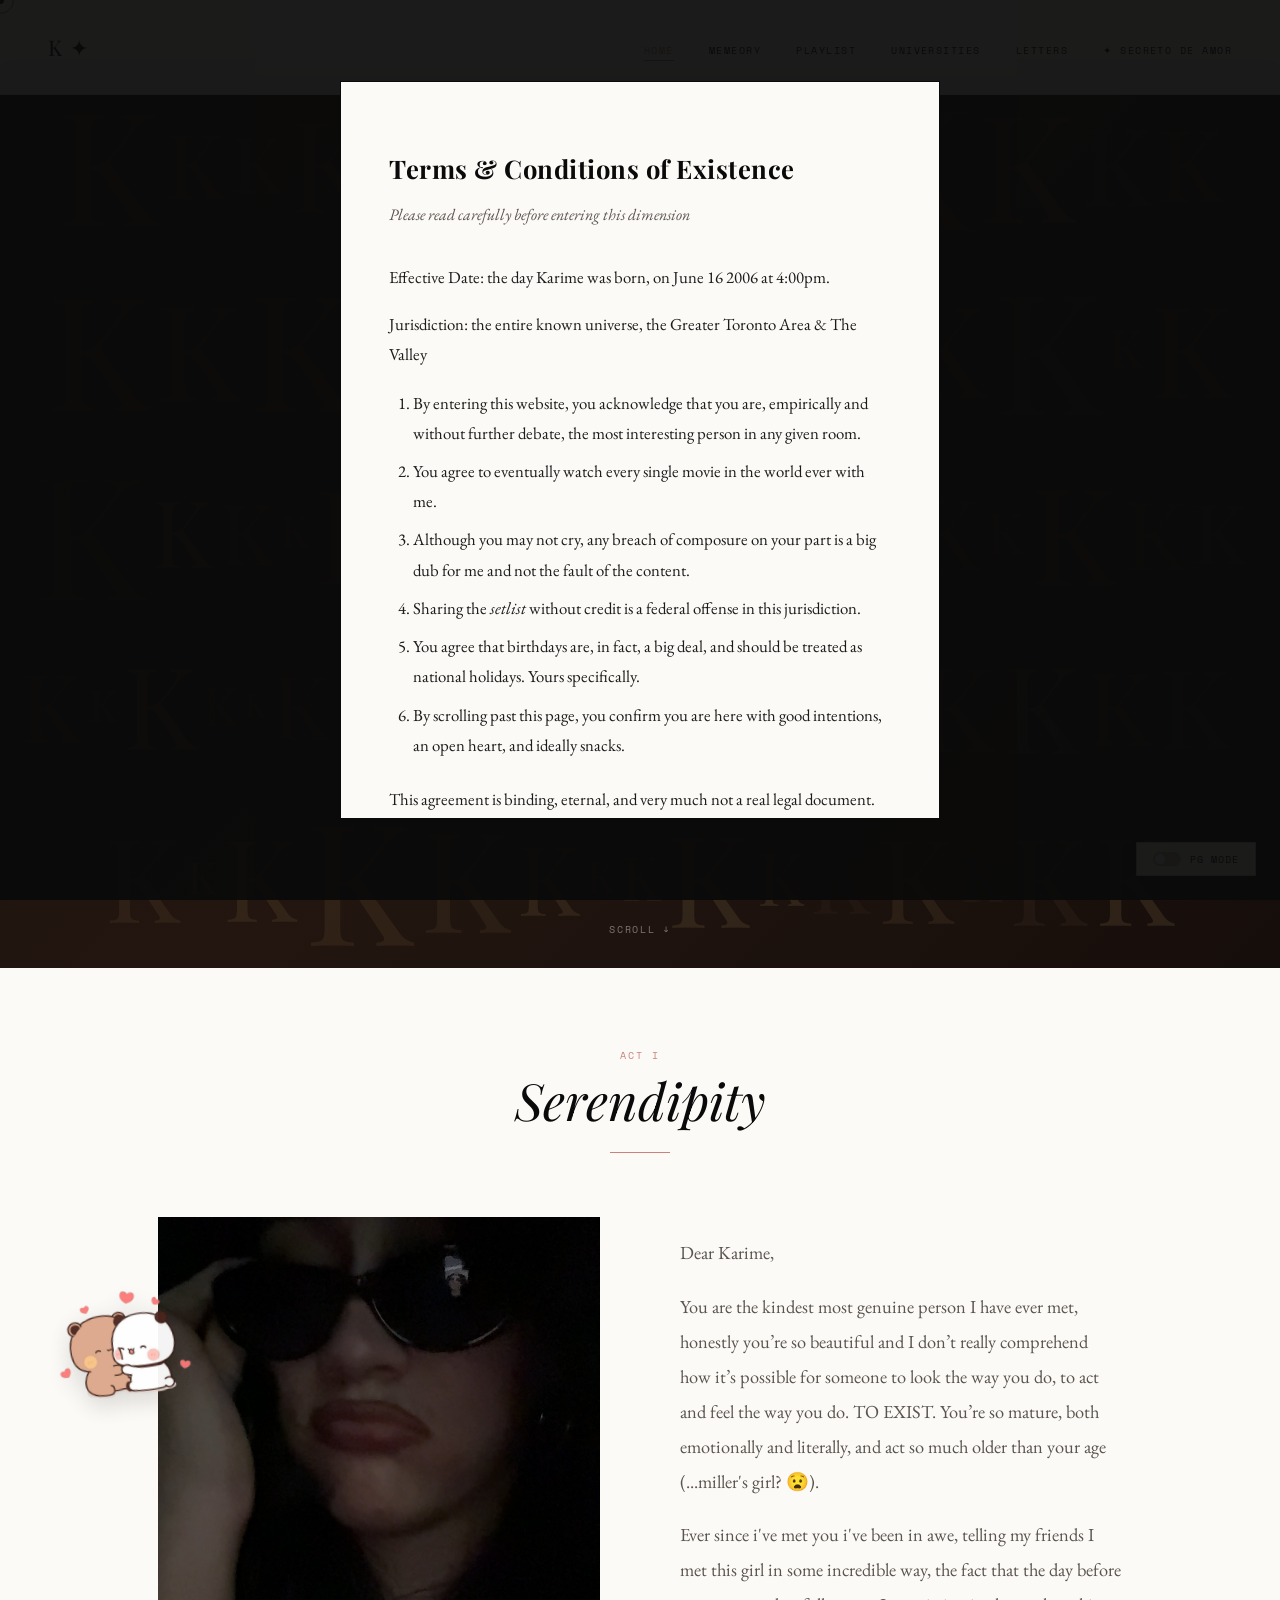
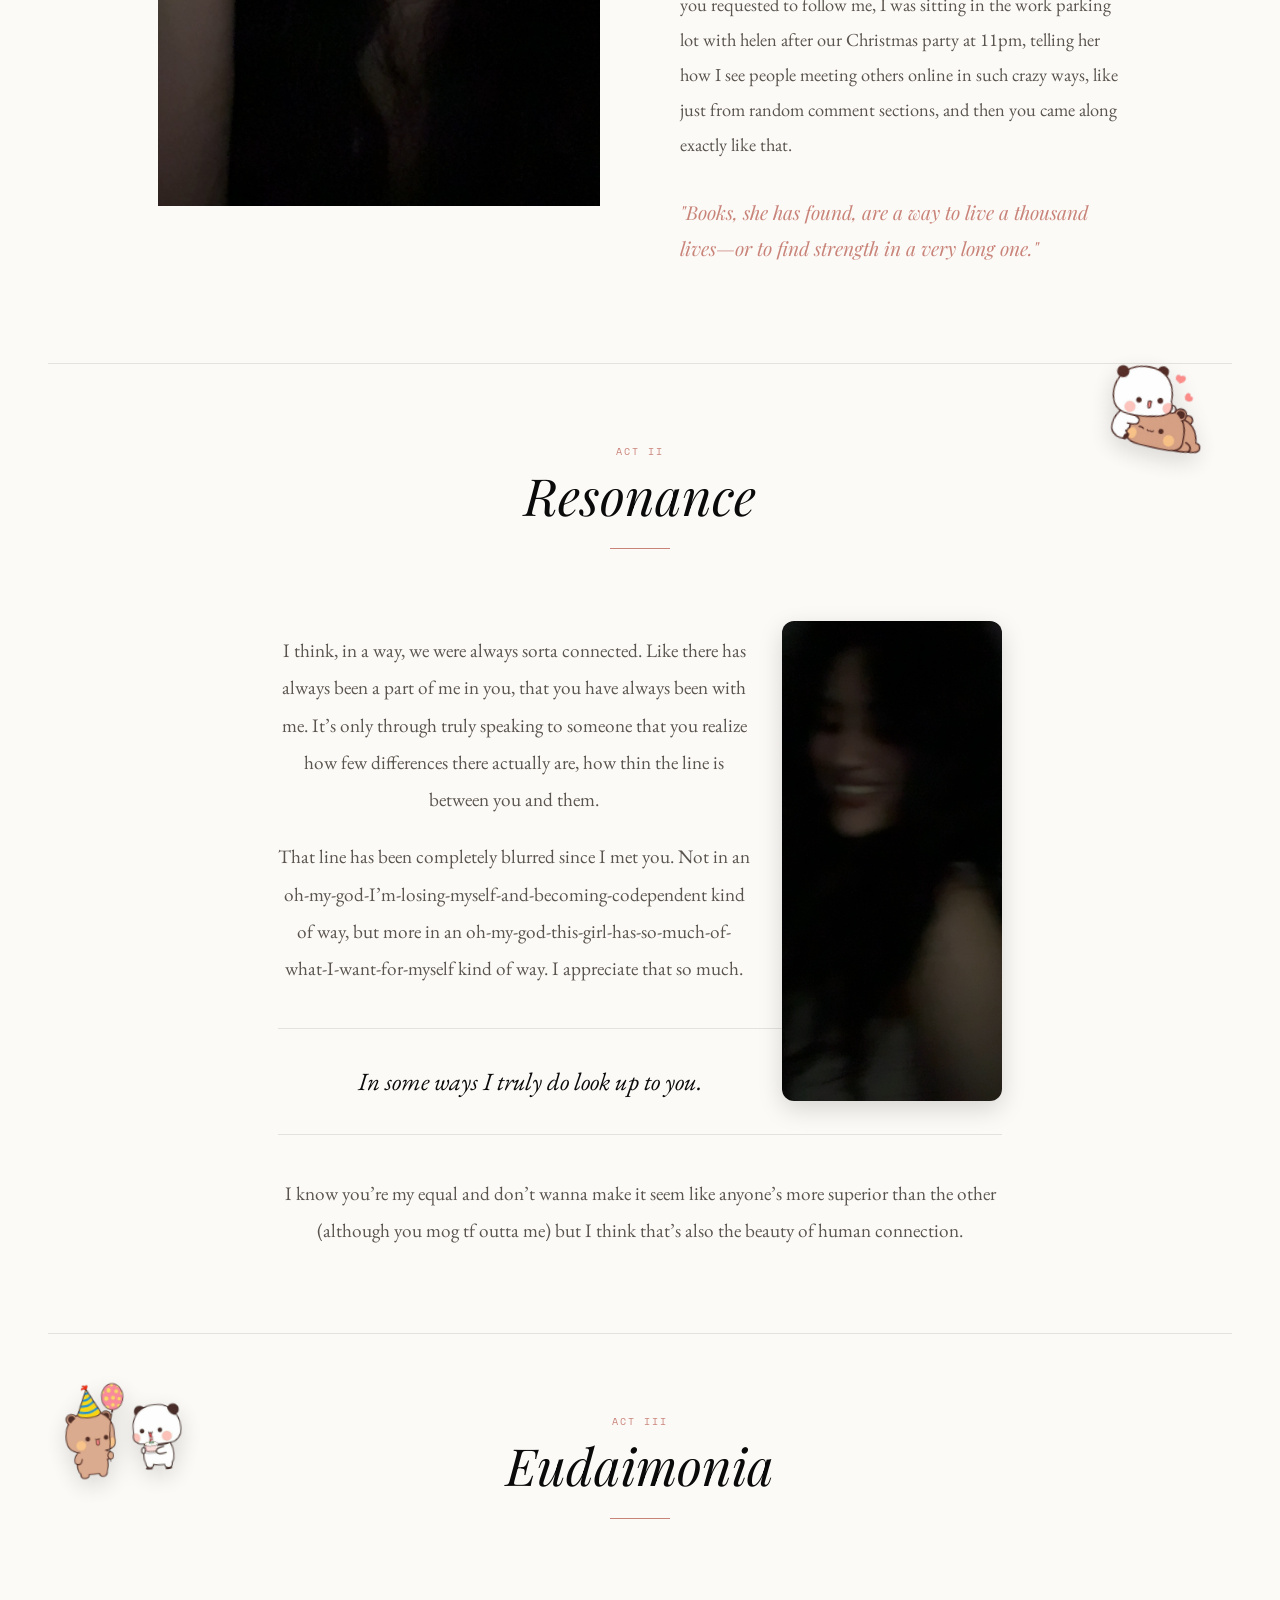
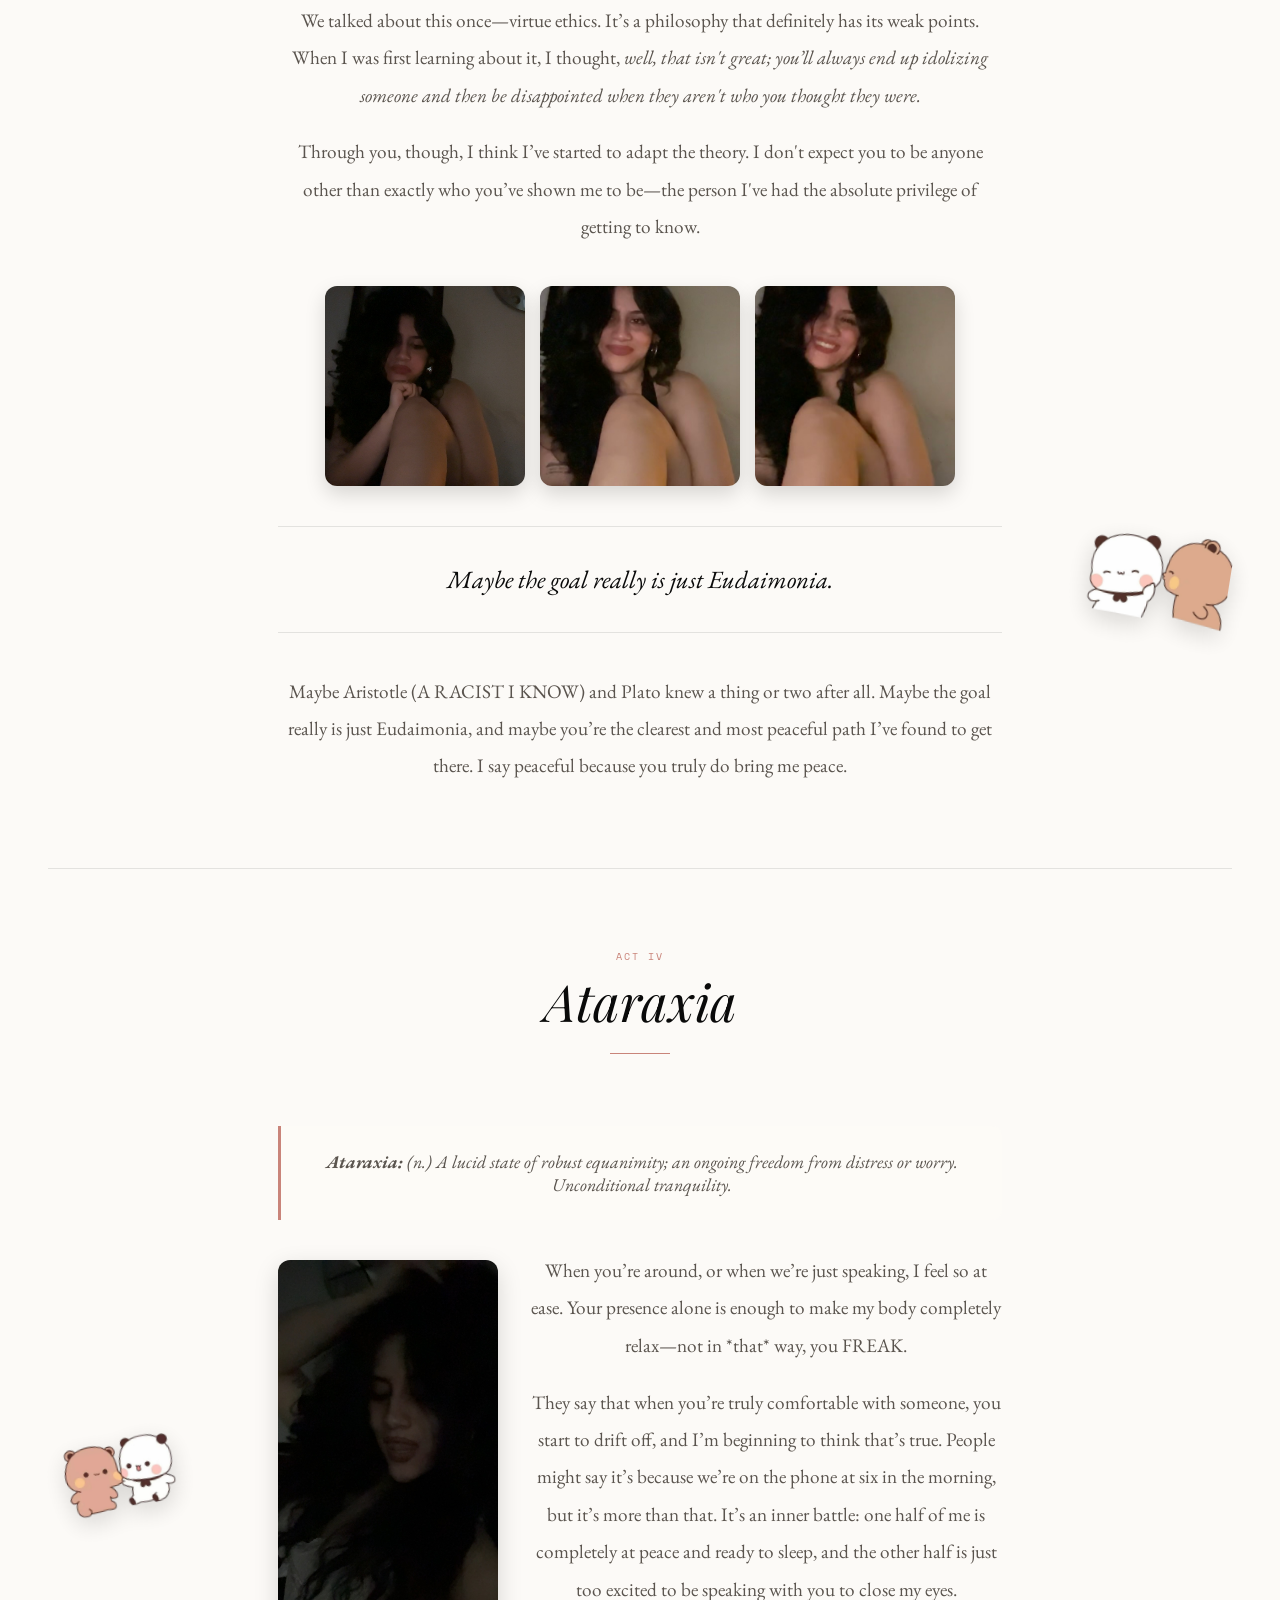
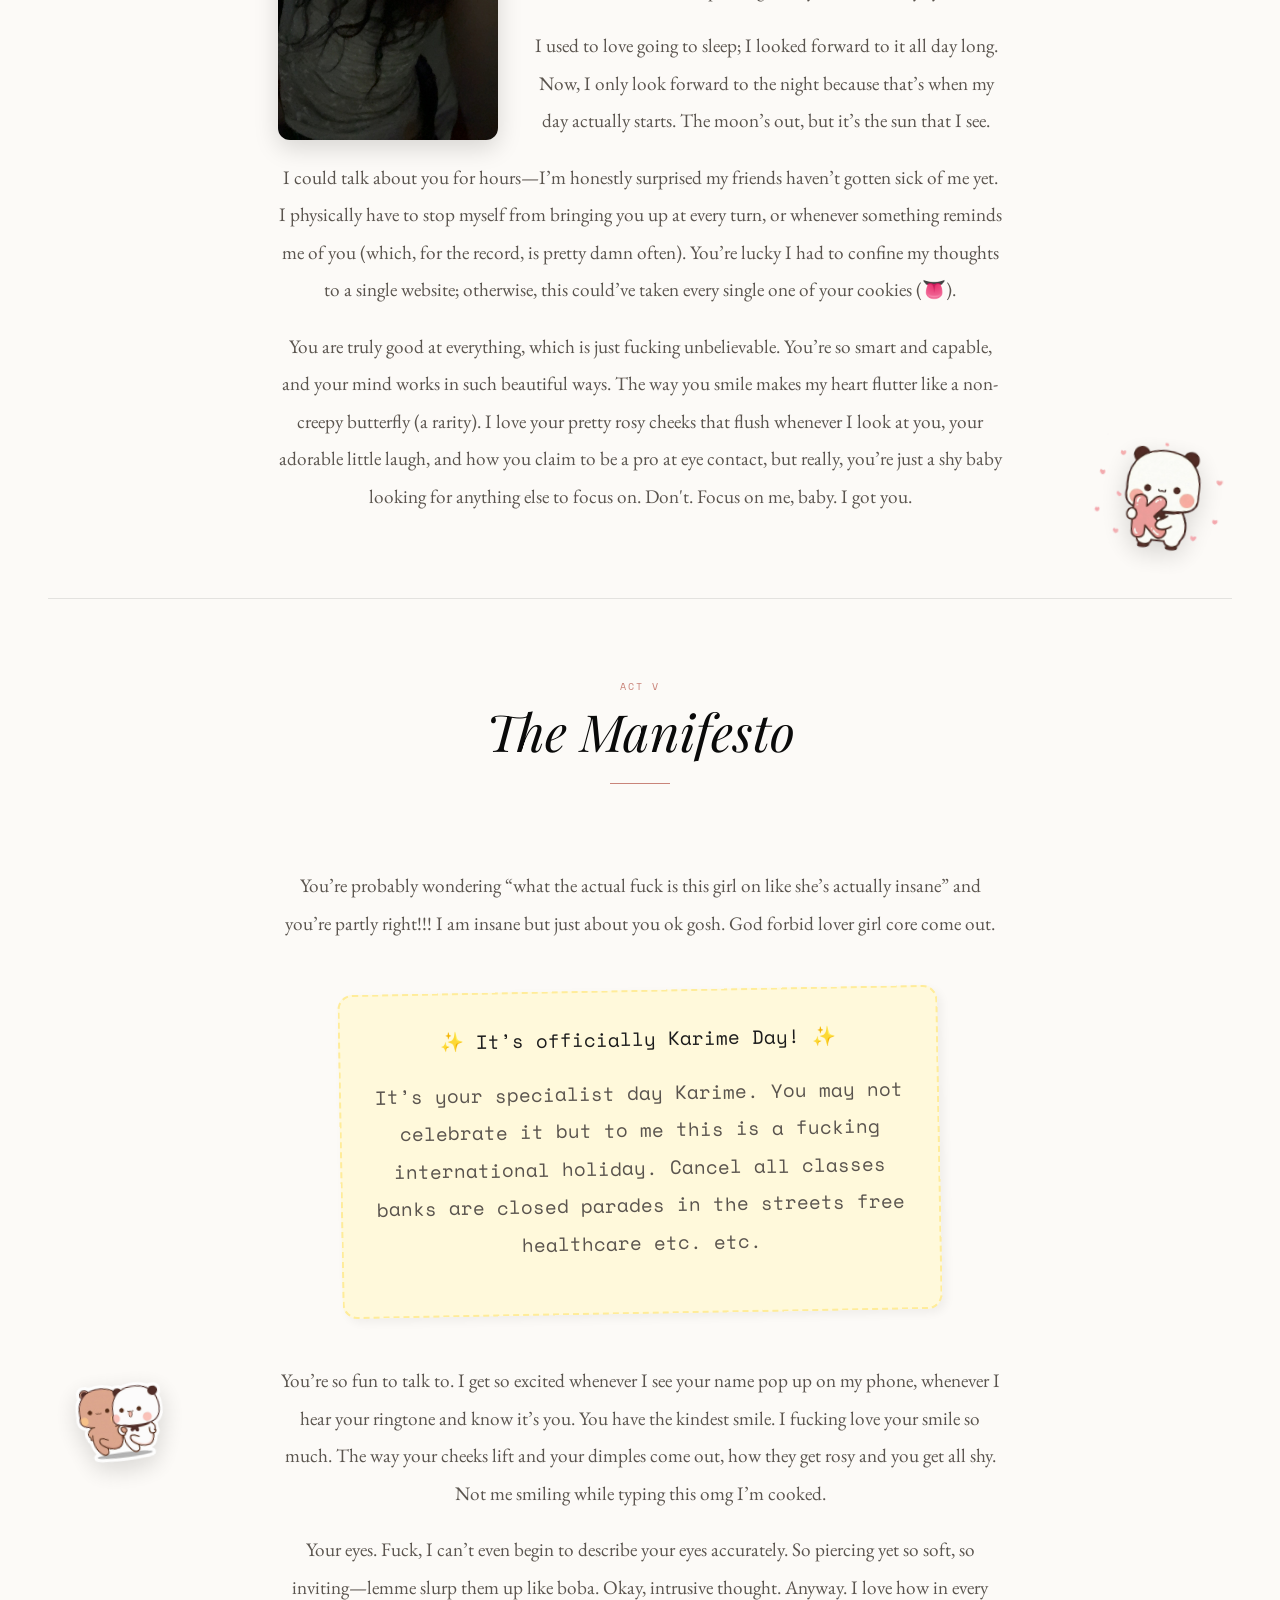
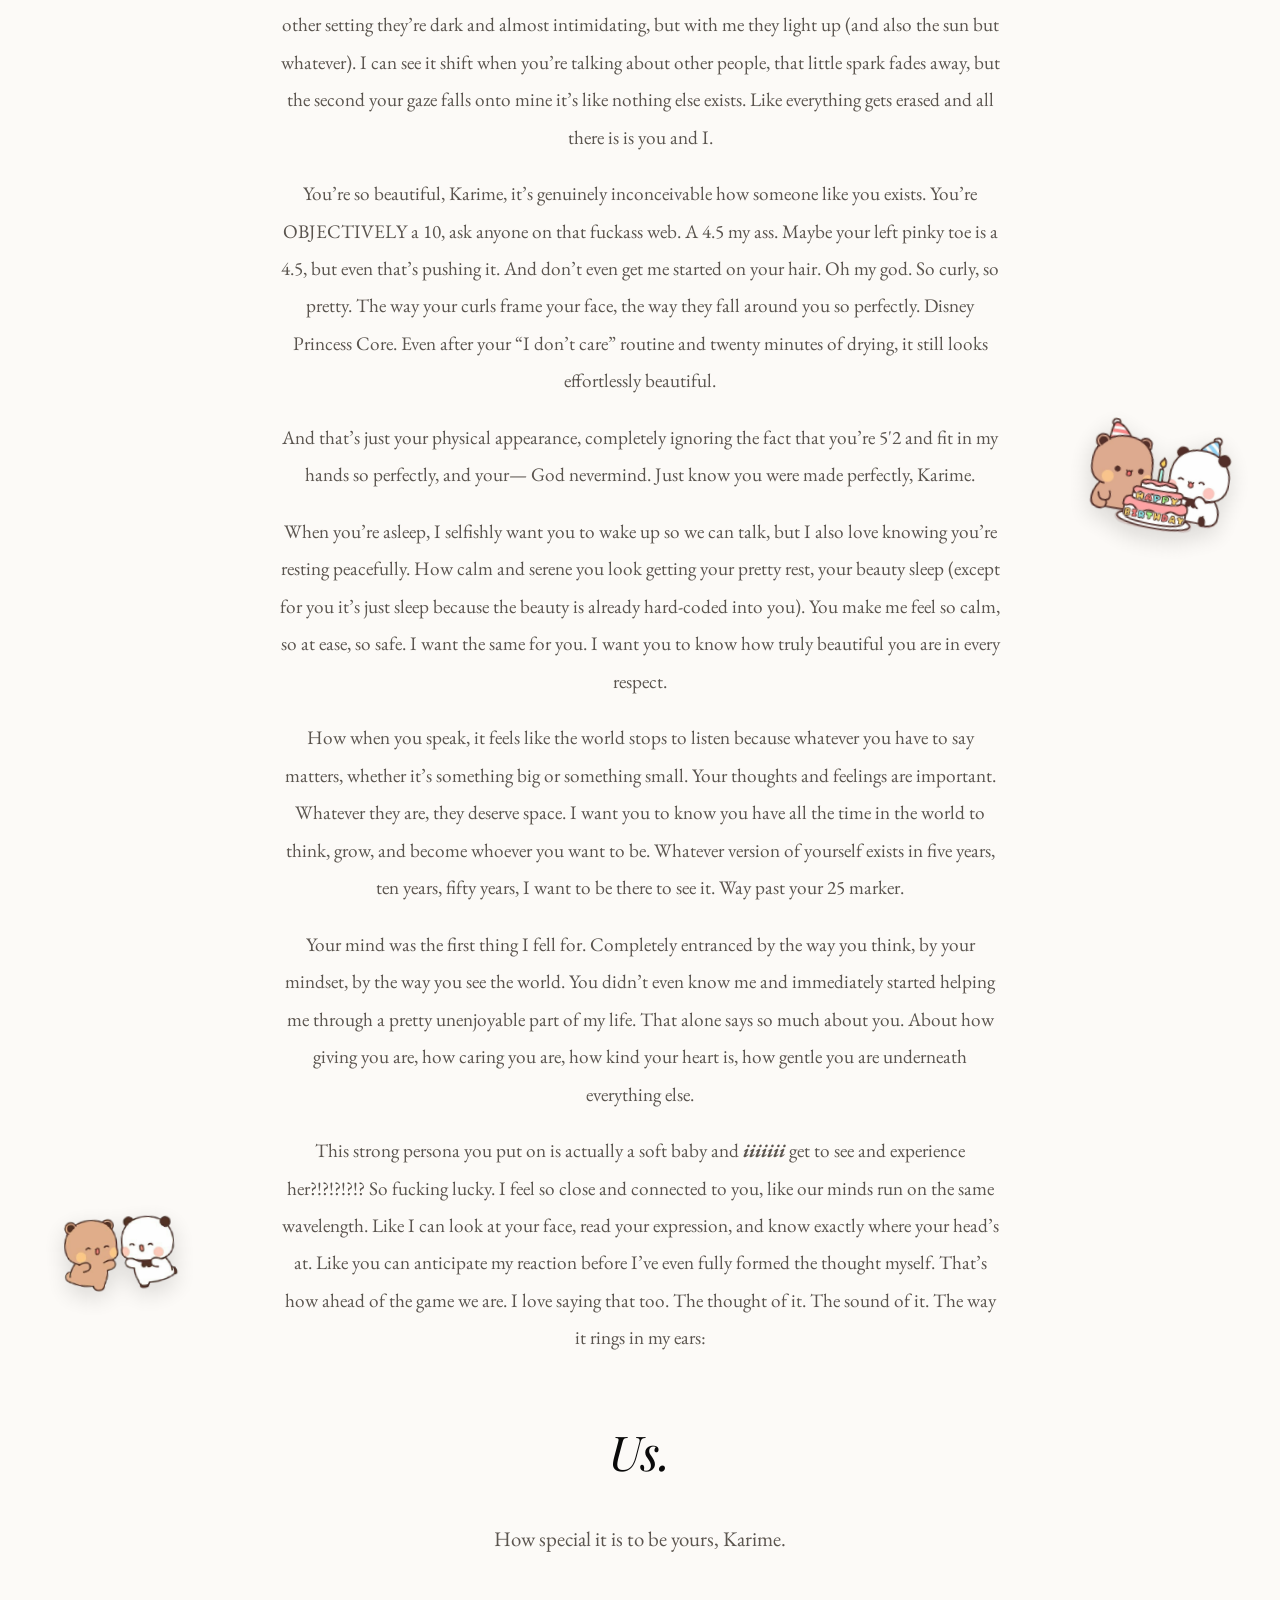
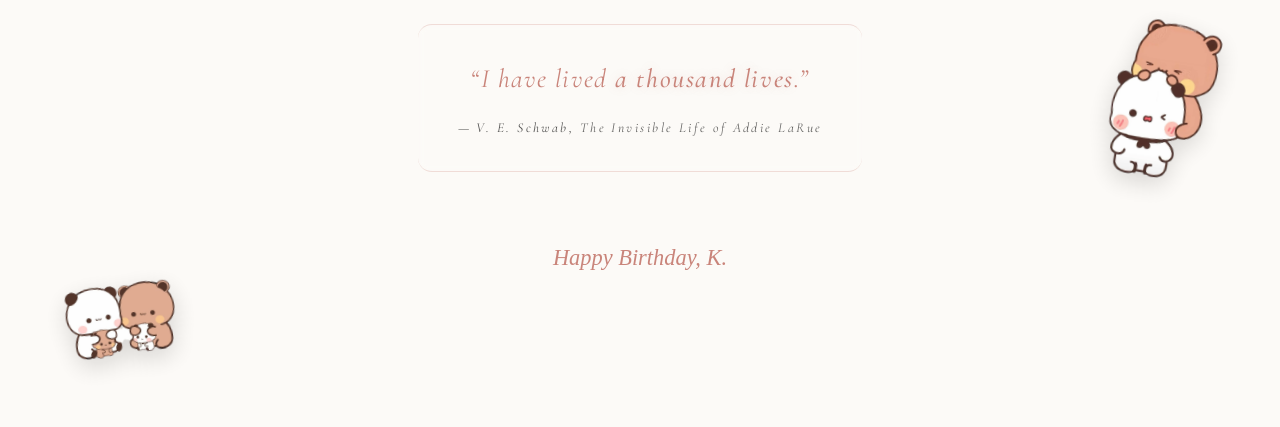
<file: index.html>
<!DOCTYPE html>
<html lang="en">
<head>
    <meta charset="UTF-8">
    <meta name="viewport" content="width=device-width, initial-scale=1.0">
    <title>Birthday Girl</title>
    <link href="https://fonts.googleapis.com/css2?family=EB+Garamond:ital,wght@0,400;0,500;0,600;1,400;1,500&family=Space+Mono:ital,wght@0,400;0,700;1,400&family=Playfair+Display:ital,wght@0,400;0,700;1,400;1,700&display=swap" rel="stylesheet">
    <link rel="stylesheet" href="style.css">
    <link rel="icon" type="image/png" href="letterk.png">
</head>
<body>
    <div id="cursor"></div>
    <div id="cursor-ring"></div>

    <div id="pg-toggle" onclick="togglePG()">
      <div class="pg-indicator"></div>
      <span id="pg-label">PG Mode</span>
    </div>

    <div id="terms-overlay">
      <div id="terms-box">
        <h2>Terms & Conditions of Existence</h2>
        <p class="subtitle">Please read carefully before entering this dimension</p>
        <p>Effective Date: the day Karime was born, on June 16 2006 at 4:00pm.</p>
        <p>Jurisdiction: the entire known universe, the Greater Toronto Area & The Valley</p>
        <ol>
          <li>By entering this website, you acknowledge that you are, empirically and without further debate, the most interesting person in any given room.</li>
          <li>You agree to eventually watch every single movie in the world ever with me.</li>
          <li>Although you may not cry, any breach of composure on your part is a big dub for me and not the fault of the content.</li>
          <li>Sharing the <i>setlist</i> without credit is a federal offense in this jurisdiction.</li>
          <li>You agree that birthdays are, in fact, a big deal, and should be treated as national holidays. Yours specifically.</li>
          <li>By scrolling past this page, you confirm you are here with good intentions, an open heart, and ideally snacks.</li>
        </ol>
        <p>This agreement is binding, eternal, and very much not a real legal document. However considered completely legitimate in an emotional context.</p>
        <button id="terms-accept">✦ I Accept These Sacred Terms ✦</button>
      </div>
    </div>

    <nav id="nav">
      <a href="index.html" class="nav-logo">K ✦</a>
      <ul class="nav-links">
        <li><a href="index.html" class="active">Home</a></li>
        <li><a href="gallery.html">Memeory</a></li>
        <li><a href="music.html">Playlist</a></li>
        <li><a href="map.html">Universities</a></li>
        <li><a href="messages.html">Letters</a></li>
        <li><a href="secret.html">✦ Secreto de amor</a></li>
      </ul>
    </nav>

    <div class="page active" id="page-home" style="position: relative;">
      
      <div class="sticker left s1"><img src="dudububu-Photoroom.png" alt="Dudu Bubu"></div>
      <div class="sticker right s2"><img src="dudububu1-Photoroom.png" alt="Dudu Bubu"></div>
      <div class="sticker left s3"><img src="dudububu2-Photoroom.png" alt="Dudu Bubu"></div>
      <div class="sticker right s4"><img src="dudububu3-Photoroom.png" alt="Dudu Bubu"></div>
      <div class="sticker left s5"><img src="dudububu4-Photoroom.png" alt="Dudu Bubu"></div>
      <div class="sticker right s6"><img src="dudububu5-Photoroom.png" alt="Dudu Bubu"></div>
      <div class="sticker left s7"><img src="dudububu6-Photoroom.png" alt="Dudu Bubu"></div>
      <div class="sticker right s8"><img src="dudububu7-Photoroom.png" alt="Dudu Bubu"></div>
      <div class="sticker left s9"><img src="dudububu8-Photoroom.png" alt="Dudu Bubu"></div>
      <div class="sticker right s10"><img src="dudububu9-Photoroom.png" alt="Dudu Bubu"></div>
      <div class="sticker left s11"><img src="dudububu10-Photoroom.png" alt="Dudu Bubu"></div>

      <section id="hero">
        <div id="hero-video-placeholder">
          <div class="k-overlay" id="k-overlay"></div>
        </div>
        <div class="hero-content fade-in">
          <h1>Happy<br>Birthday,<br>K.</h1>
          <p class="tagline">a love letter in five acts</p>
        </div>
        <div class="scroll-hint">scroll ↓</div>
      </section>

      <div class="act-marker fade-in">
        <div class="act-number">Act I</div>
        <div class="act-title">Serendipity</div>
        <div class="act-rule"></div>
      </div>
      <div class="act-grid fade-in">
        <div class="act-image">
          <img src="k3.jpeg" alt="Karime" style="width: 100%; max-width: 450px; border-radius: 12px; box-shadow: 0 10px 30px rgba(0,0,0,0.15); display: block; margin: 0 auto;">
        </div>
        <div class="act-text-col">
          <p>Dear Karime,</p>
          <p>You are the kindest most genuine person I have ever met, honestly you’re so beautiful and I don’t really comprehend how it’s possible for someone to look the way you do, to act and feel the way you do. TO EXIST. You’re so mature, both emotionally and literally, and act so much older than your age (...miller's girl? 😧).</p>
          
          <p>Ever since i've met you i've been in awe, telling my friends I met this girl in some incredible way, the fact that the day before you requested to follow me, I was sitting in the work parking lot with helen after our Christmas party at 11pm, telling her how I see people meeting others online in such crazy ways, like just from random comment sections, and then you came along exactly like that.</p>
          
          <p style="font-family:'Playfair Display',serif;font-style:italic;font-size:1.2rem;color:var(--rose);margin-top:2rem;">"Books, she has found, are a way to live a thousand lives—or to find strength in a very long one."</p>
        </div>
      </div>
      <div class="section-rule"></div>

      <div class="act-marker fade-in">
        <div class="act-number">Act II</div>
        <div class="act-title">Resonance</div>
        <div class="act-rule"></div>
      </div>
      <div class="act-body fade-in">
        <img src="k1.jpeg" alt="Karime" style="float: right; max-width: 220px; border-radius: 12px; box-shadow: 0 8px 25px rgba(0,0,0,0.15); margin: 0.5rem 0 1rem 2rem;">
        
        <p>I think, in a way, we were always sorta connected. Like there has always been a part of me in you, that you have always been with me. It’s only through truly speaking to someone that you realize how few differences there actually are, how thin the line is between you and them.</p>

        <p>That line has been completely blurred since I met you. Not in an oh-my-god-I’m-losing-myself-and-becoming-codependent kind of way, but more in an oh-my-god-this-girl-has-so-much-of-what-I-want-for-myself kind of way. I appreciate that so much.</p>

        <div class="pull">In some ways I truly do look up to you.</div>

        <p>I know you’re my equal and don’t wanna make it seem like anyone’s more superior than the other (although you mog tf outta me) but I think that’s also the beauty of human connection.</p>
        <div style="clear: both;"></div>
      </div>
      <div class="section-rule"></div>

      <div class="act-marker fade-in">
        <div class="act-number">Act III</div>
        <div class="act-title">Eudaimonia</div>
        <div class="act-rule"></div>
      </div>
      <div class="act-body fade-in">
        <p>We talked about this once—virtue ethics. It’s a philosophy that definitely has its weak points. When I was first learning about it, I thought, <i>well, that isn't great; you’ll always end up idolizing someone and then be disappointed when they aren't who you thought they were.</i></p>
        
        <p>Through you, though, I think I’ve started to adapt the theory. I don't expect you to be anyone other than exactly who you’ve shown me to be—the person I've had the absolute privilege of getting to know.</p>

        <div style="display: flex; gap: 15px; justify-content: center; margin: 2.5rem 0; flex-wrap: wrap;">
          <img src="k4.jpeg" alt="Karime" style="width: 200px; height: 200px; object-fit: cover; border-radius: 12px; box-shadow: 0 8px 20px rgba(0,0,0,0.15);">
          <img src="k5.jpeg" alt="Karime" style="width: 200px; height: 200px; object-fit: cover; border-radius: 12px; box-shadow: 0 8px 20px rgba(0,0,0,0.15);">
          <img src="k6.jpeg" alt="Karime" style="width: 200px; height: 200px; object-fit: cover; border-radius: 12px; box-shadow: 0 8px 20px rgba(0,0,0,0.15);">
        </div>

        <div class="pull">Maybe the goal really is just Eudaimonia.</div>
        
        <p>Maybe Aristotle (A RACIST I KNOW) and Plato knew a thing or two after all. Maybe the goal really is just Eudaimonia, and maybe you’re the clearest and most peaceful path I’ve found to get there. I say peaceful because you truly do bring me peace.</p>
      </div>
      <div class="section-rule"></div>

      <div class="act-marker fade-in">
        <div class="act-number">Act IV</div>
        <div class="act-title">Ataraxia</div>
        <div class="act-rule"></div>
      </div>
      <div class="act-body fade-in">
        <div style="background: #fdfbf7; border-left: 3px solid var(--rose); padding: 1.5rem; margin: 0.5rem 0 2rem 0; font-family: 'EB Garamond', serif; font-style: italic; color: var(--muted); border-radius: 0 10px 10px 0;">
            <b>Ataraxia:</b> <i>(n.) A lucid state of robust equanimity; an ongoing freedom from distress or worry. Unconditional tranquility.</i>
        </div>

        <img src="k2.jpeg" alt="Karime" style="float: left; max-width: 220px; border-radius: 12px; box-shadow: 0 8px 25px rgba(0,0,0,0.15); margin: 0.5rem 2rem 1rem 0;">

        <p>When you’re around, or when we’re just speaking, I feel so at ease. Your presence alone is enough to make my body completely relax—not in *that* way, you FREAK.</p>
        
        <p>They say that when you’re truly comfortable with someone, you start to drift off, and I’m beginning to think that’s true. People might say it’s because we’re on the phone at six in the morning, but it’s more than that. It’s an inner battle: one half of me is completely at peace and ready to sleep, and the other half is just too excited to be speaking with you to close my eyes.</p>

        <p>I used to love going to sleep; I looked forward to it all day long. Now, I only look forward to the night because that’s when my day actually starts. The moon’s out, but it’s the sun that I see.</p>
        
        <p>I could talk about you for hours—I’m honestly surprised my friends haven’t gotten sick of me yet. I physically have to stop myself from bringing you up at every turn, or whenever something reminds me of you (which, for the record, is pretty damn often). You’re lucky I had to confine my thoughts to a single website; otherwise, this could’ve taken every single one of your cookies (👅).</p>

        <p>You are truly good at everything, which is just fucking unbelievable. You’re so smart and capable, and your mind works in such beautiful ways. The way you smile makes my heart flutter like a non-creepy butterfly (a rarity). I love your pretty rosy cheeks that flush whenever I look at you, your adorable little laugh, and how you claim to be a pro at eye contact, but really, you’re just a shy baby looking for anything else to focus on. Don't. Focus on me, baby. I got you.</p>
        <div style="clear: both;"></div>
      </div>
      <div class="section-rule"></div>
      
      <div class="act-marker fade-in">
        <div class="act-number">Act V</div>
        <div class="act-title">The Manifesto</div>
        <div class="act-rule"></div>
      </div>
      <div class="act-body fade-in" style="padding-bottom:8rem">
        <p>You’re probably wondering “what the actual fuck is this girl on like she’s actually insane” and you’re partly right!!! I am insane but just about you ok gosh. God forbid lover girl core come out.</p>

        <div style="background: #fff9db; padding: 2rem; margin: 3rem auto; max-width: 600px; border: 2px dashed #ffec99; border-radius: 15px; transform: rotate(-1deg); box-shadow: 4px 4px 10px rgba(0,0,0,0.05); font-family: 'Space Mono', monospace; font-size: 0.95rem; color: var(--charcoal); line-height: 1.6; text-align: center;">
            <span style="display: block; margin-bottom: 1rem; font-size: 1.2rem;">✨ It’s officially Karime Day! ✨</span>
            <p>It’s your specialist day Karime. You may not celebrate it but to me this is a fucking international holiday. Cancel all classes banks are closed parades in the streets free healthcare etc. etc.</p>
        </div>

        <p>You’re so fun to talk to. I get so excited whenever I see your name pop up on my phone, whenever I hear your ringtone and know it’s you. You have the kindest smile. I fucking love your smile so much. The way your cheeks lift and your dimples come out, how they get rosy and you get all shy. Not me smiling while typing this omg I’m cooked.</p>

        <p>Your eyes. Fuck, I can’t even begin to describe your eyes accurately. So piercing yet so soft, so inviting—lemme slurp them up like boba. Okay, intrusive thought. Anyway. I love how in every other setting they’re dark and almost intimidating, but with me they light up (and also the sun but whatever). I can see it shift when you’re talking about other people, that little spark fades away, but the second your gaze falls onto mine it’s like nothing else exists. Like everything gets erased and all there is is you and I.</p>

        <p>You’re so beautiful, Karime, it’s genuinely inconceivable how someone like you exists. You’re OBJECTIVELY a 10, ask anyone on that fuckass web. A 4.5 my ass. Maybe your left pinky toe is a 4.5, but even that’s pushing it. And don’t even get me started on your hair. Oh my god. So curly, so pretty. The way your curls frame your face, the way they fall around you so perfectly. Disney Princess Core. Even after your “I don’t care” routine and twenty minutes of drying, it still looks effortlessly beautiful.</p>

        <p>And that’s just your physical appearance, completely ignoring the fact that you’re 5'2 and fit in my hands so perfectly, and your— God nevermind. Just know you were made perfectly, Karime.</p>

        <p>When you’re asleep, I selfishly want you to wake up so we can talk, but I also love knowing you’re resting peacefully. How calm and serene you look getting your pretty rest, your beauty sleep (except for you it’s just sleep because the beauty is already hard-coded into you). You make me feel so calm, so at ease, so safe. I want the same for you. I want you to know how truly beautiful you are in every respect.</p>

        <p>How when you speak, it feels like the world stops to listen because whatever you have to say matters, whether it’s something big or something small. Your thoughts and feelings are important. Whatever they are, they deserve space. I want you to know you have all the time in the world to think, grow, and become whoever you want to be. Whatever version of yourself exists in five years, ten years, fifty years, I want to be there to see it. Way past your 25 marker.</p>

        <p>Your mind was the first thing I fell for. Completely entranced by the way you think, by your mindset, by the way you see the world. You didn’t even know me and immediately started helping me through a pretty unenjoyable part of my life. That alone says so much about you. About how giving you are, how caring you are, how kind your heart is, how gentle you are underneath everything else.</p>

        <p>This strong persona you put on is actually a soft baby and <i><strong>iiiiiii</strong></i> get to see and experience her?!?!?!?!? So fucking lucky. I feel so close and connected to you, like our minds run on the same wavelength. Like I can look at your face, read your expression, and know exactly where your head’s at. Like you can anticipate my reaction before I’ve even fully formed the thought myself. That’s how ahead of the game we are. I love saying that too. The thought of it. The sound of it. The way it rings in my ears:</p>

        <div class="act-closing fade-in">
            <div class="closing-inner">

                <div style="margin: 2rem auto 4rem auto; text-align: center;">
                    <p style="font-family: 'Playfair Display', serif; font-size: 3rem; font-style: italic; color: var(--ink);">
                        Us.
                    </p>
                    <p style="font-family: 'EB Garamond', serif; font-size: 1.3rem; color: var(--muted); margin-bottom: 1.5rem;">
                        How special it is to be yours, Karime.
                    </p>
                </div>

               <link href="https://fonts.googleapis.com/css2?family=Cormorant+Garamond:ital,wght@0,300;0,400;1,400&display=swap" rel="stylesheet">

        <div style="text-align: center; margin-bottom: 4rem;">
            <div style="
                display: inline-block;
                padding: 2.2rem 2.5rem;
                border-top: 1px solid rgba(201, 132, 122, 0.25);
                border-bottom: 1px solid rgba(201, 132, 122, 0.25);
                border-radius: 14px;
                max-width: 480px;
                background: rgba(255, 255, 255, 0.02);
                backdrop-filter: blur(4px);
            ">
                
                <p style="
                    font-family: 'Cormorant Garamond', serif;
                    font-style: italic;
                    font-size: 1.65rem;
                    color: var(--rose);
                    margin: 0;
                    letter-spacing: 0.06em;
                    line-height: 1.5;
                ">
                    “I have lived <span style="
                        font-weight: 500;
                        text-shadow: 0 0 10px rgba(201, 132, 122, 0.25);
                    ">a thousand lives</span>.”
                </p>

                <div style="
                    margin-top: 1.2rem;
                    font-size: 0.85rem;
                    letter-spacing: 0.18em;
                    opacity: 0.7;
                    font-style: italic;
                    font-family: 'Cormorant Garamond', serif;
                ">
                    — V. E. Schwab, <span style="opacity: 0.9;">The Invisible Life of Addie LaRue</span>
                </div>

            </div>
        </div>

                <p style="font-family: 'Bodoni Moda', serif; font-style: italic; font-size: 1.4rem; color: var(--rose);">
                    Happy Birthday, K.
                </p>

            </div>
        </div>
      </div>
    </div>

    <script src="script.js"></script>
</body>
</html>
</file>
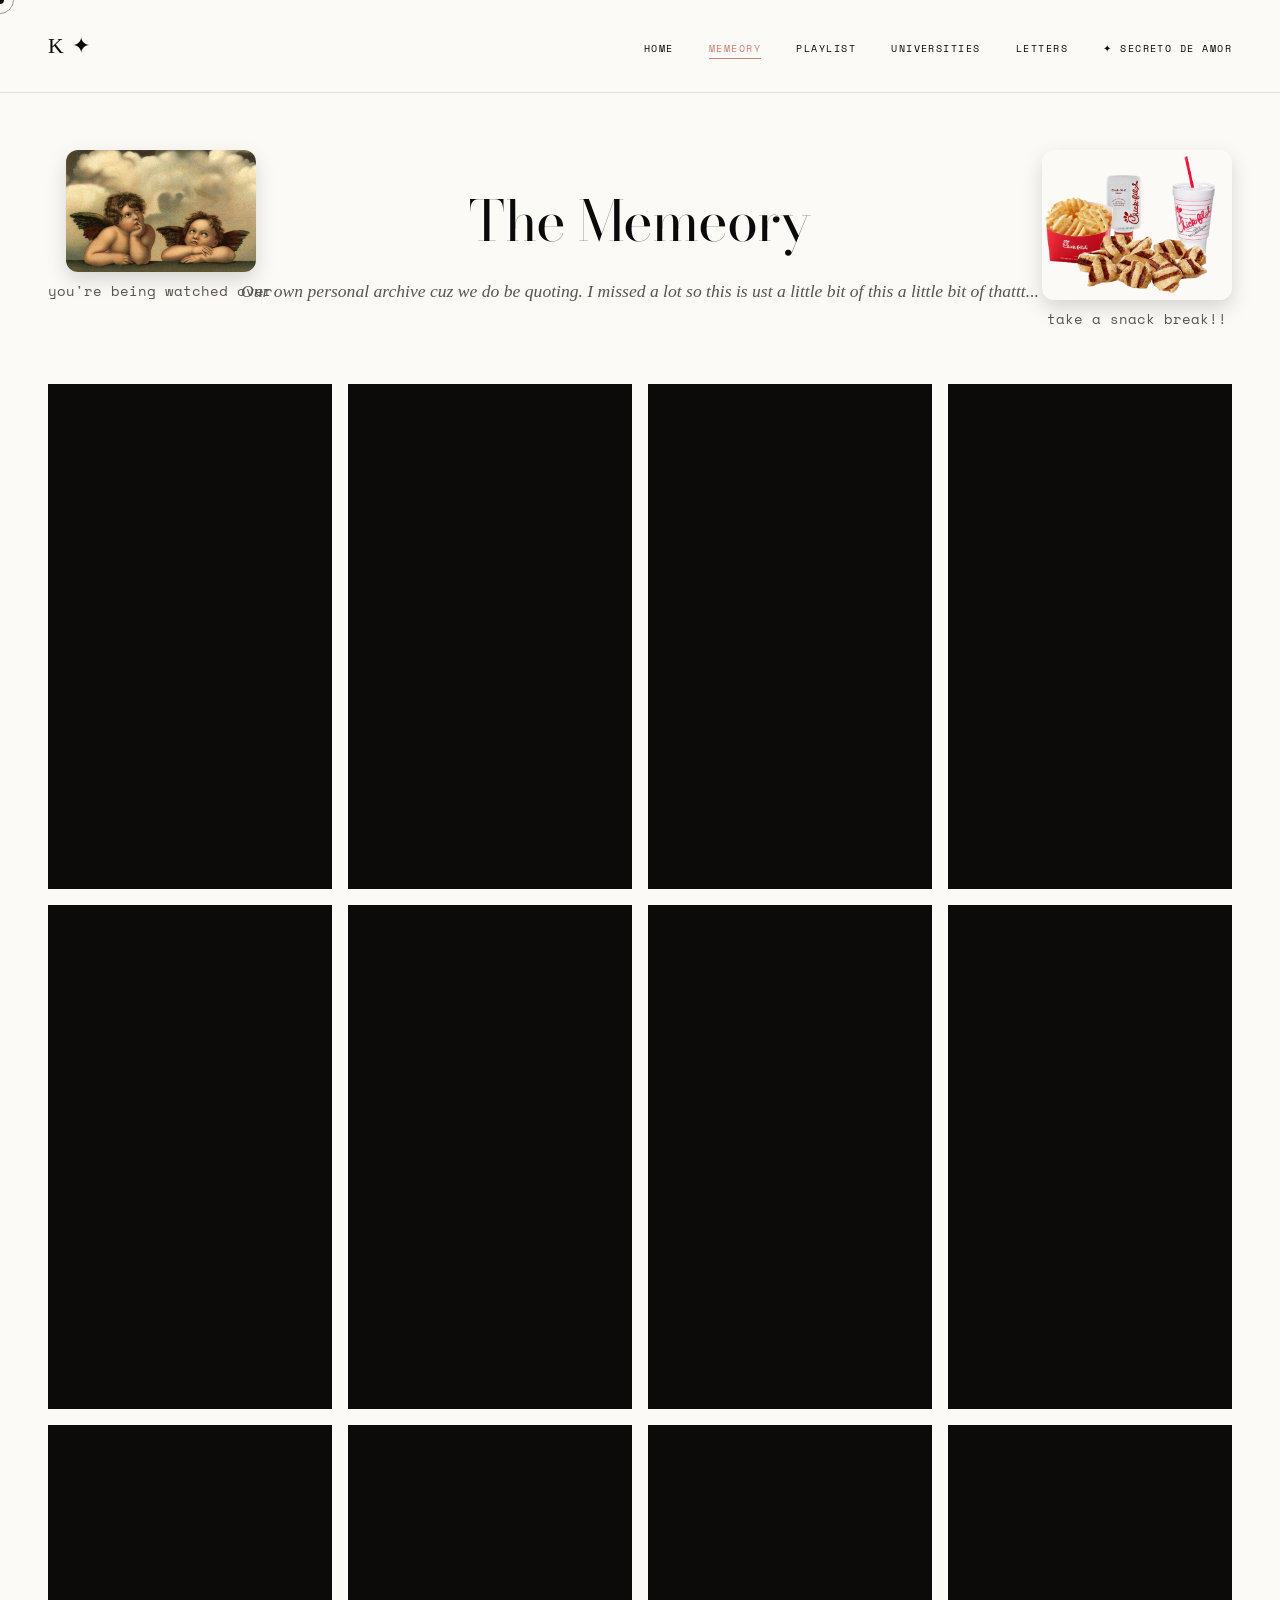
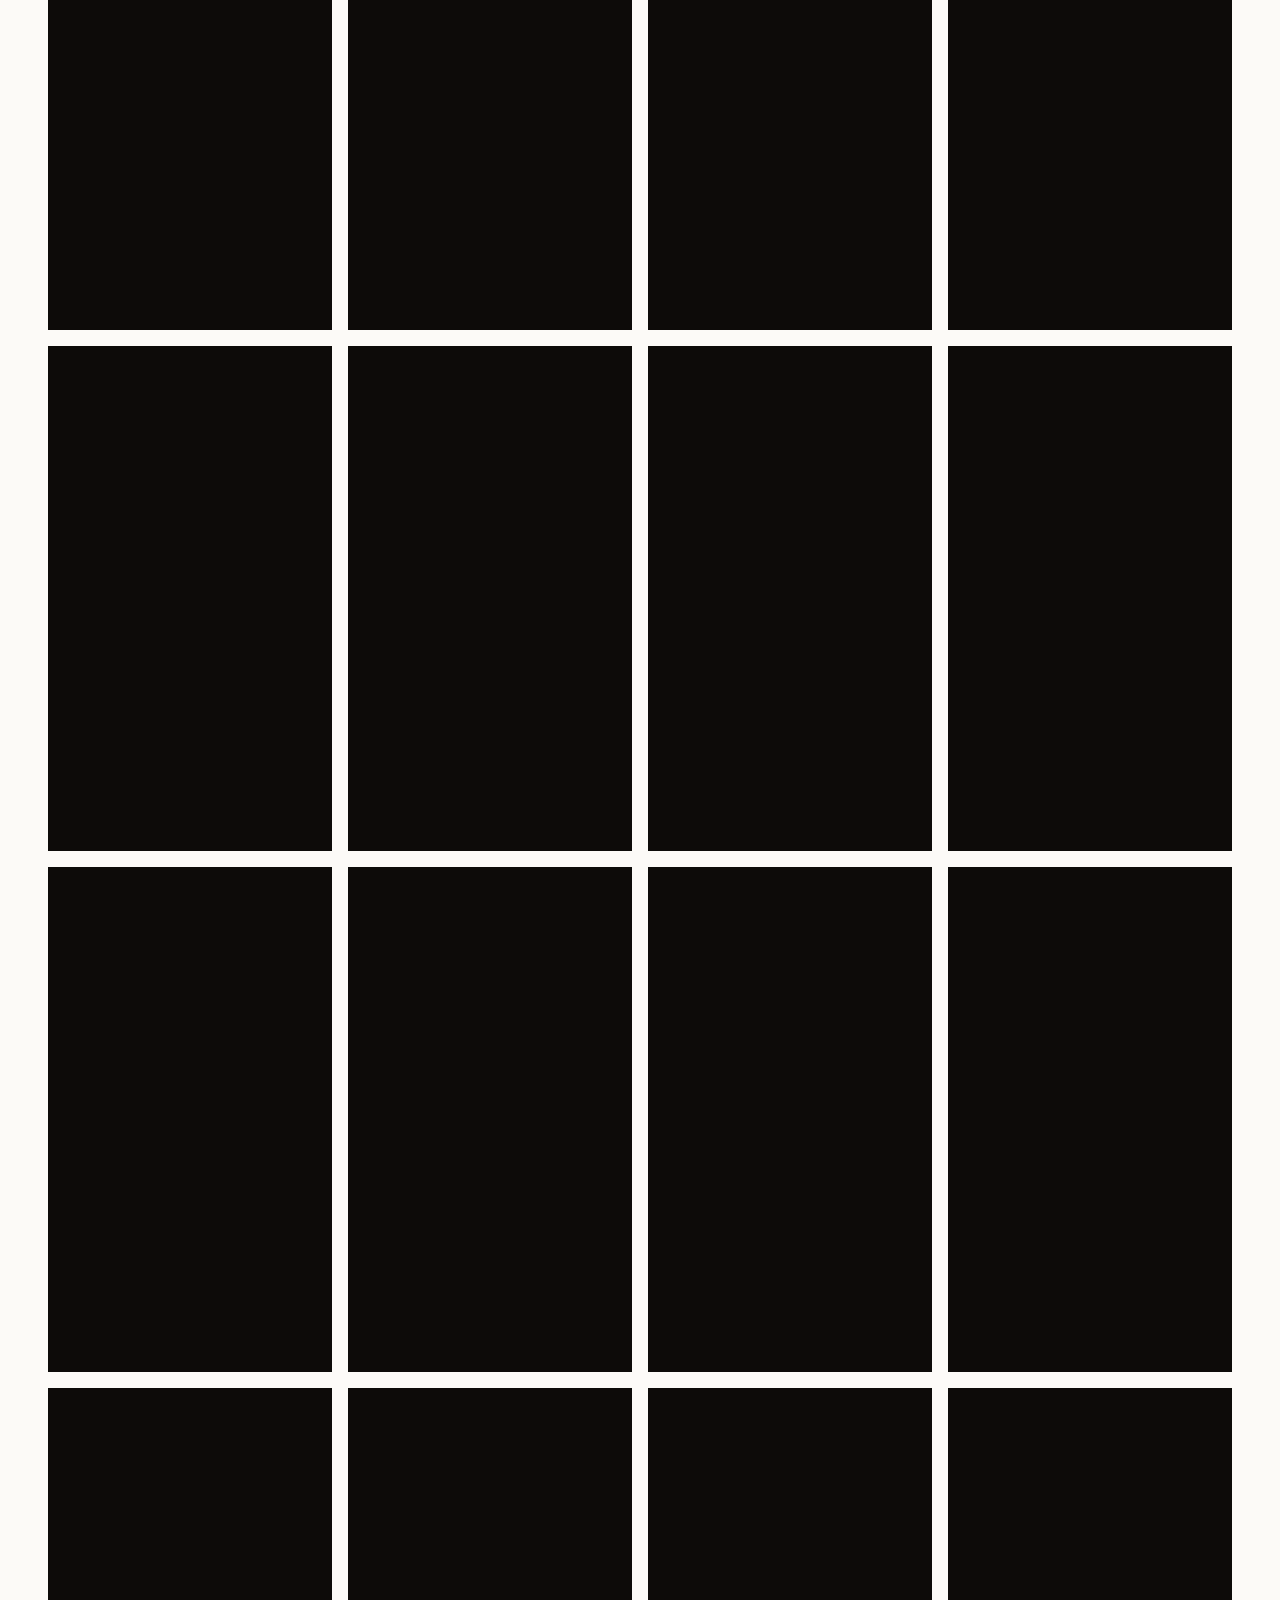
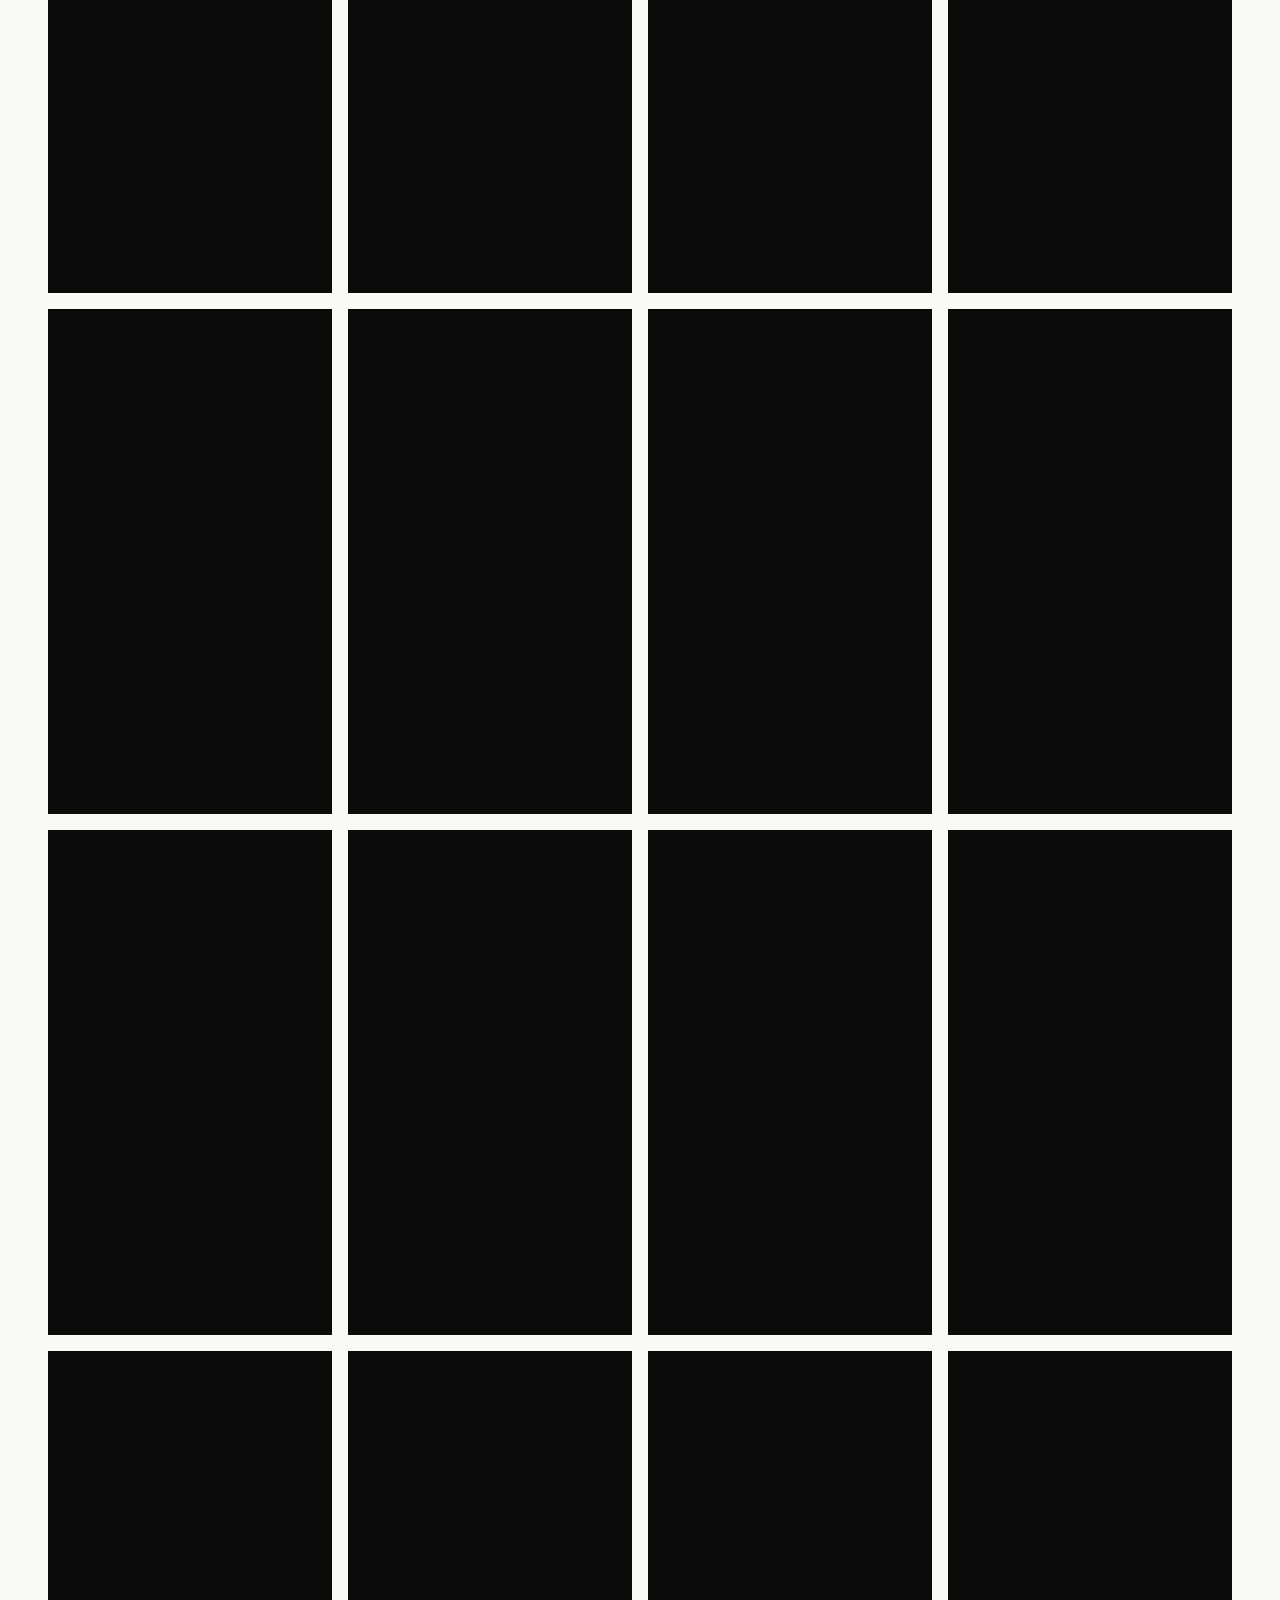
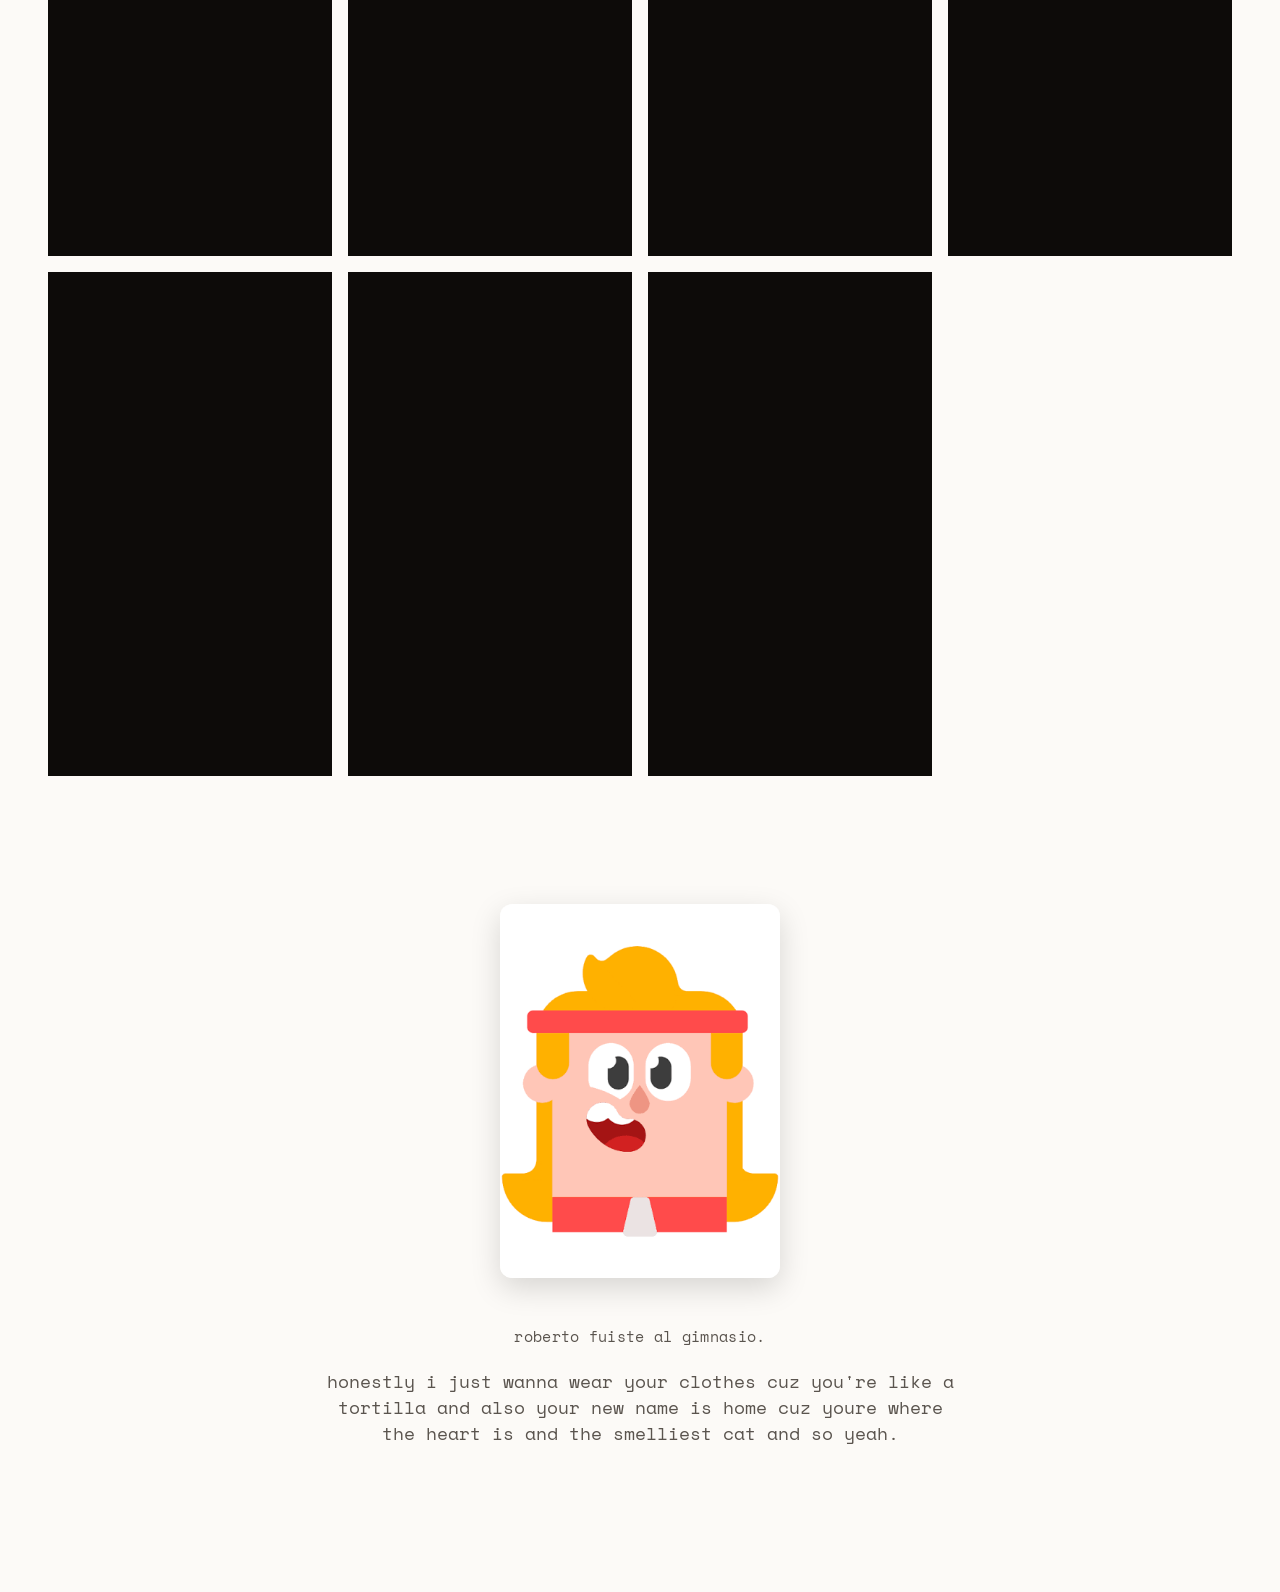
<file: gallery.html>
<!DOCTYPE html>
<html lang="en">
<head>
  <meta charset="UTF-8">
  <title>Memeory</title>
  <link rel="stylesheet" href="style.css">
  <link href="https://fonts.googleapis.com/css2?family=Bodoni+Moda:ital,opsz,wght@0,6..96,400;1,6..96,400&family=Cormorant+Garamond:ital,wght@0,400;1,400&family=Space+Mono:ital,wght@0,400;1,400&display=swap" rel="stylesheet">
  
  <style>
    /* ===============================
       CUTE FLOATING DECORATIONS
       =============================== */
    .floating-decor {
      position: absolute; 
      z-index: 50; 
      text-align: center;
      font-family: 'Space Mono', monospace;
      font-size: 0.9rem;
      color: var(--muted, #555);
      pointer-events: none; 
      animation: float 6s ease-in-out infinite;
    }
    .floating-decor img {
      width: 190px; 
      border-radius: 12px;
      box-shadow: 0 8px 20px rgba(0,0,0,0.15);
      margin-bottom: 0.5rem;
      display: block;
      margin-left: auto;
      margin-right: auto;
    }
    @keyframes float {
      0% { transform: translateY(0px); }
      50% { transform: translateY(-10px); }
      100% { transform: translateY(0px); }
    }
    
    /* Placement */
    .decor-left { 
      top: 150px; 
      left: 3rem; 
    }
    .decor-right { 
      top: 150px; 
      right: 3rem; 
    }
    
    /* Ensures the video grid stays clickable above the images if they overlap */
    .memory-grid { position: relative; z-index: 60; }
  </style>
</head>
<body>
  <div id="cursor"></div>
  <div id="cursor-ring"></div>

  <div class="floating-decor decor-left">
    <img src="angels.jpg" alt="Angels">
    <div>you're being watched over</div>
  </div>

  <div class="floating-decor decor-right">
    <img src="combo.png" alt="Combo">
    <div>take a snack break!!</div>
  </div>

  <nav id="nav">
    <a href="index.html" class="nav-logo">K ✦</a>
    <ul class="nav-links">
      <li><a href="index.html">Home</a></li>
      <li><a href="gallery.html" class="active">Memeory</a></li>
      <li><a href="music.html">Playlist</a></li>
      <li><a href="map.html">Universities</a></li>
      <li><a href="messages.html">Letters</a></li>
      <li><a href="secret.html">✦ Secreto de amor</a></li>
    </ul>
  </nav>

  <div class="page active fade-in" id="page-memory">
    <div class="memory-header">
      <h2>The Memeory</h2>
      <p>Our own personal archive cuz we do be quoting. I missed a lot so this is ust a little bit of this a little bit of thattt...</p>
    </div>

    <div class="memory-grid">
      <div class="memory-card" onclick="openReel(0)"><video src="It's Okay, No One has to know baby girl.mp4" muted loop playsinline></video><div class="memory-caption">This you?</div></div>
      <div class="memory-card" onclick="openReel(1)"><video src="How ab a nice big cup of STFU kid.mp4" muted loop playsinline></video><div class="memory-caption">Classic quote</div></div>
      <div class="memory-card" onclick="openReel(2)"><video src="PEARL Why Are You Leaving Me.mp4" muted loop playsinline></video><div class="memory-caption">Been quoting it wrong oops</div></div>
      <div class="memory-card" onclick="openReel(3)"><video src="a white man.mp4" muted loop playsinline></video><div class="memory-caption">TYPICAL.</div></div>
      <div class="memory-card" onclick="openReel(4)"><video src="ariana what are you doing here.mp4" muted loop playsinline></video><div class="memory-caption">ariana what are you doing here</div></div>
      <div class="memory-card" onclick="openReel(5)"><video src="AWWWSOCUTE.mp4" muted loop playsinline></video><div class="memory-caption">Can you hear me saying this</div></div>
      <div class="memory-card" onclick="openReel(6)"><video src="Beans Greens.mp4" muted loop playsinline></video><div class="memory-caption">Fire rap</div></div>
      <div class="memory-card" onclick="openReel(7)"><video src="Blah, Blah, Blah.mp4" muted loop playsinline></video><div class="memory-caption">Blah, Blah, Blah</div></div>
      <div class="memory-card" onclick="openReel(8)"><video src="chicken chicken chicken.mp4" muted loop playsinline></video><div class="memory-caption">chicken chicken chicken</div></div>
      <div class="memory-card" onclick="openReel(9)"><video src="DO YOU WEAR WIGS.mp4" muted loop playsinline></video><div class="memory-caption">DO YOU WEAR WIGS???</div></div>
      <div class="memory-card" onclick="openReel(10)"><video src="Give me 10.mp4" muted loop playsinline></video><div class="memory-caption">No cuz give me 10.</div></div>
      <div class="memory-card" onclick="openReel(11)"><video src="give me cookie.mp4" muted loop playsinline></video><div class="memory-caption">give me cookie gave you cookie</div></div>
      <div class="memory-card" onclick="openReel(12)"><video src="herro.mp4" muted loop playsinline></video><div class="memory-caption">not racist ok.</div></div>
      <div class="memory-card" onclick="openReel(13)"><video src="I ATE MY GRANDMA.mp4" muted loop playsinline></video><div class="memory-caption">Singing killed my grandma.</div></div>
      <div class="memory-card" onclick="openReel(14)"><video src="I cant really explain it i havent got the word its a felling.mp4" muted loop playsinline></video><div class="memory-caption">i can't really explain it</div></div>
      <div class="memory-card" onclick="openReel(15)"><video src="i dont know who this man is.mp4" muted loop playsinline></video><div class="memory-caption">idk who this man is</div></div>
      <div class="memory-card" onclick="openReel(16)"><video src="I got this! FAHHH!.mp4" muted loop playsinline></video><div class="memory-caption">FAHHHHHHHH</div></div>
      <div class="memory-card" onclick="openReel(17)"><video src="i ThInK wE AlL SiNg.mp4" muted loop playsinline></video><div class="memory-caption">i ThInK wE AlL SiNg</div></div>
      <div class="memory-card" onclick="openReel(18)"><video src="i was supposed to be in the video.mp4" muted loop playsinline></video><div class="memory-caption">me when I was supposed to be in the video</div></div>
      <div class="memory-card" onclick="openReel(19)"><video src="if 2 plus 2 is 4.mp4" muted loop playsinline></video><div class="memory-caption">math does NOT check out</div></div>
      <div class="memory-card" onclick="openReel(20)"><video src="If My Grandmother Had Wheels She Would've Been a Bike.mp4" muted loop playsinline></video><div class="memory-caption">how easily i get annoyed</div></div>
      <div class="memory-card" onclick="openReel(21)"><video src="Im bout to eat this chick fil a.mp4" muted loop playsinline></video><div class="memory-caption">you 8x a week in texas</div></div>
      <div class="memory-card" onclick="openReel(22)"><video src="its okay.mp4" muted loop playsinline></video><div class="memory-caption">it's OKAY!!!!!!!</div></div>
      <div class="memory-card" onclick="openReel(23)"><video src="Jason Derulo Meme.mp4" muted loop playsinline></video><div class="memory-caption">Jason Derulo.</div></div>
      <div class="memory-card" onclick="openReel(24)"><video src="Krispy Kreme.mp4" muted loop playsinline></video><div class="memory-caption">Was it Krispy...?</div></div>
      <div class="memory-card" onclick="openReel(25)"><video src="Nicki Minaj - Broke people should never laugh.mp4" muted loop playsinline></video><div class="memory-caption">So you basically</div></div>
      <div class="memory-card" onclick="openReel(26)"><video src="No no no no dont do that.mp4" muted loop playsinline></video><div class="memory-caption">dont do that</div></div>
      <div class="memory-card" onclick="openReel(27)"><video src="oh thats a death threat.mp4" muted loop playsinline></video><div class="memory-caption">yeah matthew it is. from me btw.</div></div>
      <div class="memory-card" onclick="openReel(28)"><video src="Please you have to believe me.mp4" muted loop playsinline></video><div class="memory-caption">please you HAVE to believe me</div></div>
      <div class="memory-card" onclick="openReel(29)"><video src="she is very gorgeous to me.mp4" muted loop playsinline></video><div class="memory-caption">your worst fear</div></div>
      <div class="memory-card" onclick="openReel(30)"><video src="stupid fucking dino.mp4" muted loop playsinline></video><div class="memory-caption">stupid fucking dinosaur</div></div>
      <div class="memory-card" onclick="openReel(31)"><video src="THANKS A LOT RACHEL!.mp4" muted loop playsinline></video><div class="memory-caption">thanks a LOT rachel.</div></div>
      <div class="memory-card" onclick="openReel(32)"><video src="THE WICKED WITCH OF THE EAST, BRO!.mp4" muted loop playsinline></video><div class="memory-caption">of the East, bro</div></div>
      <div class="memory-card" onclick="openReel(33)"><video src="we are charlie kirk.mp4" muted loop playsinline></video><div class="memory-caption">no cuz we are charlie kirk</div></div>
      <div class="memory-card" onclick="openReel(34)"><video src="Well you should probably eat.mp4" muted loop playsinline></video><div class="memory-caption">probably eat headass</div></div>
      <div class="memory-card" onclick="openReel(35)"><video src="who are you talking to.mp4" muted loop playsinline></video><div class="memory-caption">who are you talking to......</div></div>
      <div class="memory-card" onclick="openReel(36)"><video src="work like a dog.mp4" muted loop playsinline></video><div class="memory-caption">you when you try to pull an all nighter all the fucking time</div></div>
      <div class="memory-card" onclick="openReel(37)"><video src="Wouldn't you like to know weather boy original.mp4" muted loop playsinline></video><div class="memory-caption">you to me when i ask a simple question</div></div>
      <div class="memory-card" onclick="openReel(38)"><video src="can you hear me.mp4" muted loop playsinline></video><div class="memory-caption">us 16x a day</div></div>
    </div>

    <div style="text-align: center; padding: 2rem 2rem 8rem; max-width: 700px; margin: 0 auto; font-family: 'Space Mono', monospace; color: var(--muted, #555); position: relative; z-index: 60;">
      <img src="roberto.png" alt="Roberto" style="width: 280px; border-radius: 12px; box-shadow: 0 10px 30px rgba(0,0,0,0.15); margin-bottom: 1.5rem;">
      <p style="font-size: 0.95rem; line-height: 1.8; letter-spacing: 0.02em;">roberto fuiste al gimnasio. </p>
      <p>honestly i just wanna wear your clothes cuz you're like a tortilla and also your new name is home cuz youre where the heart is and the smelliest cat and so yeah.</p>
    </div>

  </div>

  <div id="reels-modal">
    <div id="reels-close" onclick="closeReel()">✕</div>
    
    <div id="reels-container">
      <div class="reel-item"><video src="It's Okay, No One has to know baby girl.mp4" loop playsinline controls></video></div>
      <div class="reel-item"><video src="How ab a nice big cup of STFU kid.mp4" loop playsinline controls></video></div>
      <div class="reel-item"><video src="PEARL Why Are You Leaving Me.mp4" loop playsinline controls></video></div>
      <div class="reel-item"><video src="a white man.mp4" loop playsinline controls></video></div>
      <div class="reel-item"><video src="ariana what are you doing here.mp4" loop playsinline controls></video></div>
      <div class="reel-item"><video src="AWWWSOCUTE.mp4" loop playsinline controls></video></div>
      <div class="reel-item"><video src="Beans Greens.mp4" loop playsinline controls></video></div>
      <div class="reel-item"><video src="Blah, Blah, Blah.mp4" loop playsinline controls></video></div>
      <div class="reel-item"><video src="chicken chicken chicken.mp4" loop playsinline controls></video></div>
      <div class="reel-item"><video src="DO YOU WEAR WIGS.mp4" loop playsinline controls></video></div>
      <div class="reel-item"><video src="Give me 10.mp4" loop playsinline controls></video></div>
      <div class="reel-item"><video src="give me cookie.mp4" dummy loop playsinline controls></video></div>
      <div class="reel-item"><video src="herro.mp4" loop playsinline controls></video></div>
      <div class="reel-item"><video src="I ATE MY GRANDMA.mp4" loop playsinline controls></video></div>
      <div class="reel-item"><video src="I cant really explain it i havent got the word its a felling.mp4" loop playsinline controls></video></div>
      <div class="reel-item"><video src="i dont know who this man is.mp4" loop playsinline controls></video></div>
      <div class="reel-item"><video src="I got this! FAHHH!.mp4" loop playsinline controls></video></div>
      <div class="reel-item"><video src="i ThInK wE AlL SiNg.mp4" loop playsinline controls></video></div>
      <div class="reel-item"><video src="i was supposed to be in the video.mp4" loop playsinline controls></video></div>
      <div class="reel-item"><video src="if 2 plus 2 is 4.mp4" loop playsinline controls></video></div>
      <div class="reel-item"><video src="If My Grandmother Had Wheels She Would've Been a Bike.mp4" loop playsinline controls></video></div>
      <div class="reel-item"><video src="Im bout to eat this chick fil a.mp4" loop playsinline controls></video></div>
      <div class="reel-item"><video src="its okay.mp4" loop playsinline controls></video></div>
      <div class="reel-item"><video src="Jason Derulo Meme.mp4" loop playsinline controls></video></div>
      <div class="reel-item"><video src="Krispy Kreme.mp4" loop playsinline controls></video></div>
      <div class="reel-item"><video src="Nicki Minaj - Broke people should never laugh.mp4" loop playsinline controls></video></div>
      <div class="reel-item"><video src="No no no no dont do that.mp4" loop playsinline controls></video></div>
      <div class="reel-item"><video src="oh thats a death threat.mp4" loop playsinline controls></video></div>
      <div class="reel-item"><video src="Please you have to believe me.mp4" loop playsinline controls></video></div>
      <div class="reel-item"><video src="she is very gorgeous to me.mp4" loop playsinline controls></video></div>
      <div class="reel-item"><video src="stupid fucking dino.mp4" loop playsinline controls></video></div>
      <div class="reel-item"><video src="THANKS A LOT RACHEL!.mp4" loop playsinline controls></video></div>
      <div class="reel-item"><video src="THE WICKED WITCH OF THE EAST, BRO!.mp4" loop playsinline controls></video></div>
      <div class="reel-item"><video src="we are charlie kirk.mp4" loop playsinline controls></video></div>
      <div class="reel-item"><video src="Well you should probably eat.mp4" loop playsinline controls></video></div>
      <div class="reel-item"><video src="who are you talking to.mp4" loop playsinline controls></video></div>
      <div class="reel-item"><video src="work like a dog.mp4" loop playsinline controls></video></div>
      <div class="reel-item"><video src="Wouldn't you like to know weather boy original.mp4" loop playsinline controls></video></div>
      <div class="reel-item"><video src="can you hear me.mp4" loop playsinline controls></video></div>
    </div>

    <div class="reels-nav-controls">
      <div id="reels-prev" onclick="prevReel()">↑</div>
      <div id="reels-next" onclick="nextReel()">↓</div>
    </div>
  </div>

  <script src="script.js"></script>
</body>
</html>
</file>
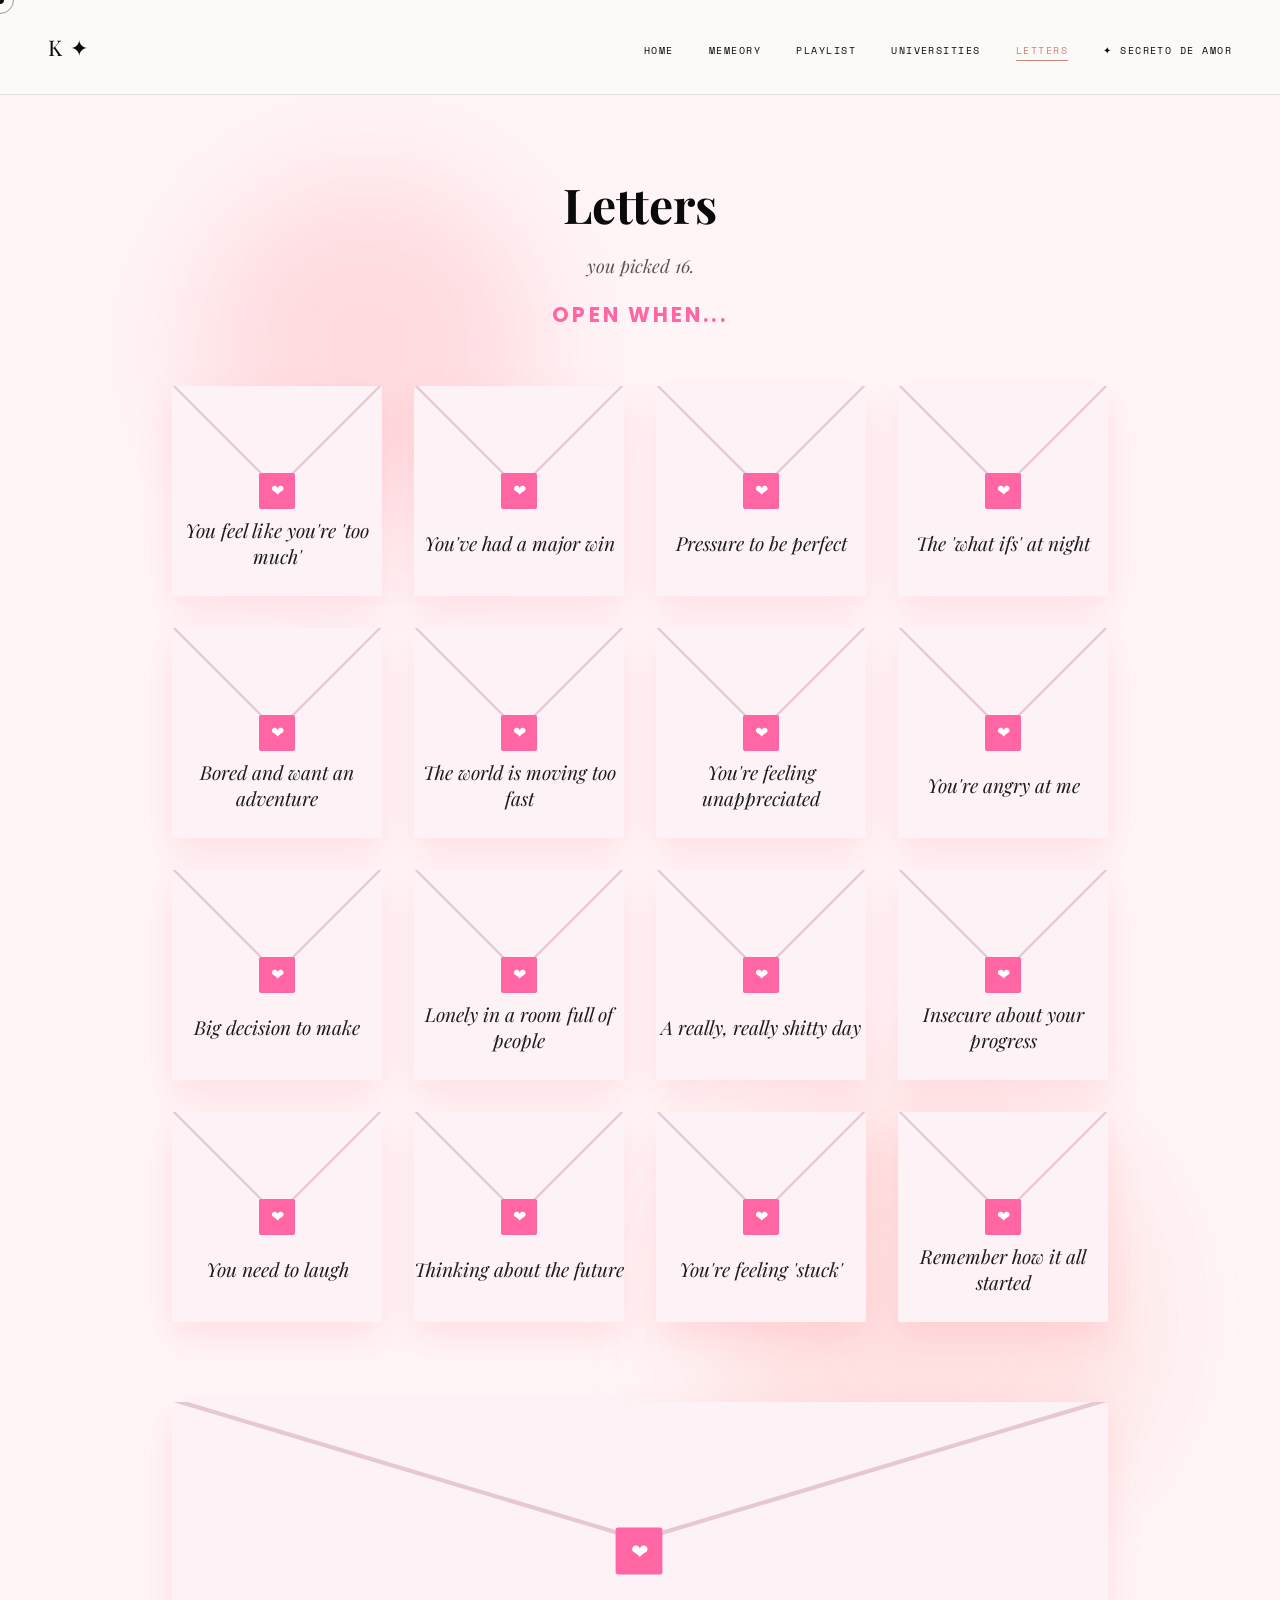
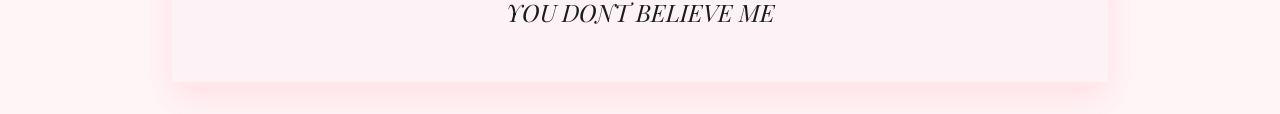
<file: messages.html>
<!DOCTYPE html>
<html lang="en">
<head>
    <meta charset="UTF-8">
    <title>Letters</title>
    <link href="https://fonts.googleapis.com/css2?family=Dancing+Script:wght@400;600;700&family=Poppins:wght@600;700&family=EB+Garamond:ital,wght@0,400;0,500;0,600;1,400;1,500&family=Space+Mono:ital,wght@0,400;0,700;1,400&family=Playfair+Display:ital,wght@0,400;0,700;1,400;1,700&display=swap" rel="stylesheet">
    <link rel="stylesheet" href="style.css">
    <link rel="icon" type="image/png" href="letterk.png">
    <style>
        .envelope-grid { display: grid !important; grid-template-columns: repeat(4, 1fr) !important; gap: 2rem !important; max-width: 1000px !important; margin: 0 auto !important; padding: 0 2rem !important; }
        @media (max-width: 900px) { .envelope-grid { grid-template-columns: repeat(2, 1fr) !important; } }
    </style>
</head>
<body>
    <div id="cursor"></div>
    <div id="cursor-ring"></div>

    <nav id="nav">
      <a href="index.html" class="nav-logo">K ✦</a>
      <ul class="nav-links">
        <li><a href="index.html">Home</a></li>
        <li><a href="gallery.html">Memeory</a></li>
        <li><a href="music.html">Playlist</a></li>
        <li><a href="map.html">Universities</a></li>
        <li><a href="messages.html" class="active">Letters</a></li>
        <li><a href="secret.html">✦ Secreto de amor</a></li>
      </ul>
    </nav>

    <div class="page active" id="page-messages">
        <div class="glass-blob blob-1"></div>
        <div class="glass-blob blob-2"></div>

        <div class="messages-wrap" style="position: relative; z-index: 10; text-align: center; padding: 4rem 2rem 2rem;">
            <h2 style="font-family: 'Playfair Display', serif; font-size: 3rem; margin-bottom: 0.5rem;">Letters</h2>
            <p style="color: var(--muted); font-family: 'Playfair Display', serif; font-style: italic; margin-bottom: 0.5rem;">you picked 16.</p>
            <h3 style="font-family: 'Poppins', sans-serif; font-size: 1.3rem; color: #ff66a3; text-transform: uppercase; letter-spacing: 0.15em; margin-bottom: 3.5rem;">Open When...</h3>
            
            <div class="envelope-grid fade-in">
                <script>
                    const envelopeData = [
                        { title: "You feel like you're 'too much'", body: "You have friends all over the globe and yet you must know the world is simply too small for your mind. It could never do it justice. Your vast capabilities are no match for the rest of us. You aren't too much, the world is too little." },
                        { title: "You've had a major win", body: "FUCK YEAH BABY I KNEW YOU COULD DO IT YOU'RE SO FUCKING SMART AND SEXY AND PRETTY AND INTELLIGENT AND CAPABLE!!!!!!!!!!!! NUMBER ONE FAN OVER HERE WOOOOOOOOO LETS FUCKING GOOOOOOOOOOOOO" },
                        { title: "Pressure to be perfect", body: "Take a breath my love, nobody's expecting anything more than what you are right now. You've already achieved so much, look at how far you've come pretty girl. Give yourself some credit. You're always going to be moving the goalpost, take a second. The beautiful girl reading this is so perfect in every fucking way, there is nothing to change, only room to grow." },
                        { title: "The 'what ifs' at night", body: "Be here with me, no what ifs, just right now. Where's your hand sanitizer baby, just come back to the present. You know better than to let yourself trail off into a world that doesn't exist. I'd be surprised if you opened this one actually, you're too smart with your feelings to let that happen." },
                        { title: "Bored and want an adventure", body: "Do a colour hunt :p we already did green, maybe blue or pink? (ok gender reveal)" },
                        { title: "The world is moving too fast", body: "Did you have your coffee this morning baby? Probably took you 40 minutes to finish, I'm sure you sat and enjoyed it. Go back to that moment, sipping your coffee, the strong smell, let yourself be transported right back to it, grounded like the coffee beans (see what I did there)" },
                        { title: "You're feeling unappreciated", body: "Karime, you have done so much, you're so good at everything you do and have made it so far, worked so hard to achieve so much. Nothing you do goes unnoticed, at least not by me. I see you pretty baby, such an intelligent capable girl. The way you always make sure everyone's taken care of, the way you look out for your friends and family. Your kindness transcends boarders baby" },
                        { title: "You're angry at me", body: "Ok first of all I'm so sorry and likely in the wrong pls pls pls forgive me I promise I'll never do it again. Secondly, you're my favourite teammate and first choice. If things aren't okay with us then chances are I done goofed (fucked up) because you're never wrong. Let's talk about it baby, we're so good at communicating, you're my favourite person to talk to." },
                        { title: "Big decision to make", body: "You have such a strong intuition, you know the moment you start second guessing yourself that something's up – just like the belly piercing! Honestly I trust your gut more than I trust myself. You know what's best baby, all things considered there's no doubt in my mind you'll make the right decision." },
                        { title: "Lonely in a room full of people", body: "No matter the distance my love I'm always here. You don't even need me, you got a friend in yourself. But in the weird odd and unrealistic case that you can't feel me with you, just know I'm right here. No matter the circumstances, I will always be here for you Karime, always. You have so much light, so much life and love to give. It radiates from you." },
                        { title: "A really, really shitty day", body: "“At the end of the day, the day ends.” Khalas my love, the day is done. No matter how difficult it was, you did so good. You made it through and you're here baby. Everything that happened has nothing on you, don't let it affect you, don't let it change your pretty self. You're so fucking resilient Karime I honestly don't know anyone else whose been through so much and came out so perfect. Giving you sososo many hugs and kisses. MWAH." },
                        { title: "Insecure about your progress", body: "I haven't known you for very long, only 8 months, that's enough time for me to have seen growth from you though. Since I've met you, you've had so many sleepless nights, many useless group partners, hot and problematic teachers, housing struggles, and so much more. Are you kidding be so ffr." },
                        { title: "You need to laugh", body: "Okay well Roberto fuiste al gimnasio so what now. Just image you told me something and I completely misheard it and assumed you said something outta pocket bcs that's very much realistic. In fact if you need to laugh why didn't you call me immediately bcs I could get you giggling with one look baby. AWWWWSOCUTE" },
                        { title: "Thinking about the future", body: "Okay Scary. But nobody knows what's going to happen in the future, just have so much faith in yourself. Such a smart forensic psychologist with her PhD working in the prison system interviewing criminals and learning everything about their minds so fun so interesting so fucking cool tbh. Also anything you need yk I got you so there's that." },
                        { title: "You're feeling 'stuck'", body: "Karime there are so many options for you, there's always gonna be a way out of any situation, you just gotta put your detective cap on and start looking 🔍. I know it could be difficult to see the light at the end of the tunnel sometimes, just power through it my love you fucking got this. Look at all you've overcome are you kidding. You have the power to change pages, chapters, books, libraries, whenever you want." },
                        { title: "Remember how it all started", body: "It just took one reel, one comment, and one goofy like for us to meet. Everything had to line up for us baby, the universe did its big one on us. Everything that's happened so far had to have gone exactly like that for us to be at this point, for us to have gone through everything together and be so close and connected now. I wouldn't change a thing pretty girl. I am so privileged to know you." }
                    ];

                    envelopeData.forEach(item => {
                        const safeTitle = item.title.replace(/'/g, "\\'");
                        const safeBody = item.body.replace(/'/g, "\\'");
                        
                        document.write(`
                            <div class="envelope-wrapper" onclick="openEnvelope(this, '${safeTitle}', '${safeBody}')">
                                <div class="envelope">
                                    <div class="letter-peek"></div>
                                    <div class="env-flap"></div>
                                    <div class="env-title" style="font-family: 'Playfair Display', serif; font-style: italic;">${item.title}</div>
                                    <div class="env-seal">❤</div>
                                </div>
                            </div>
                        `);
                    });
                </script>
            </div> 

           <div class="big-envelope-container fade-in">
                <div class="envelope-wrapper" onclick="openEnvelope(this, 'YOU DONT BELIEVE ME', 'Karime you’re honestly one of the most amazing people I’ve ever met. From the first day I met you I felt that you’d be an important person in my life. You’ve taught me so much over the past few months and I couldn’t  be anymore grateful to know you. Thank you for existing, baby. I am honestly so blessed and fortunate to know you, to know your heart and soul (not sol). You’re absolutely beautiful, both inside and out. You take your time with things that are important to you, it’s so refreshing to see someone care so much. You’re so adorable, when you wake up and you’re so sleepy but insist you still want to talk, busy studying yet still make time for me, take me around your house when you’re running around doing errands. I love being by your side. I want to be around for the most mundane things, when nobody’s around and you feel the most comfortable, it’d be the highest honour to be in your presence my love. Your beautiful spirit, shiny curly long luscious full TIGHT curly hair, radiating smile that lights up any room, cute lil dimples and cheekbones, your inviting and entrancing eyes. I love spending time with you, being able to look at you in and of itself is already a privilege. You bring such good energy with you everywhere you go, truly make others feel so free and secure. Thank you for speaking to me, for giving me the time of day, for looking at me the way you do. You could make a pebble feel special just by looking at it. You’re stunning in every way. So beautiful. You make everything okay, you’re always so okay. Happy birthday, pretty girl.')">
                    <div class="envelope">
                        <div class="letter-peek"></div>
                        <div class="env-flap"></div>
                        <div class="env-title" style="font-family: 'Playfair Display', serif; font-style: italic; font-size: 1.5rem; padding: 0 10px; line-height: 1.2;">YOU DONT BELIEVE ME</div>
                        <div class="env-seal" style="transform: scale(1.3);">❤</div>
                    </div>
                </div>
            </div>

        </div> 
    </div> 
    
    <div id="letter-modal">
        <div class="letter-content">
            <span class="close-letter" onclick="closeLetter()">×</span>
            <h2 id="modal-title"></h2>
            <div id="modal-body"></div>
        </div>
    </div>

    <script src="script.js"></script>
</body>
</html>
</file>
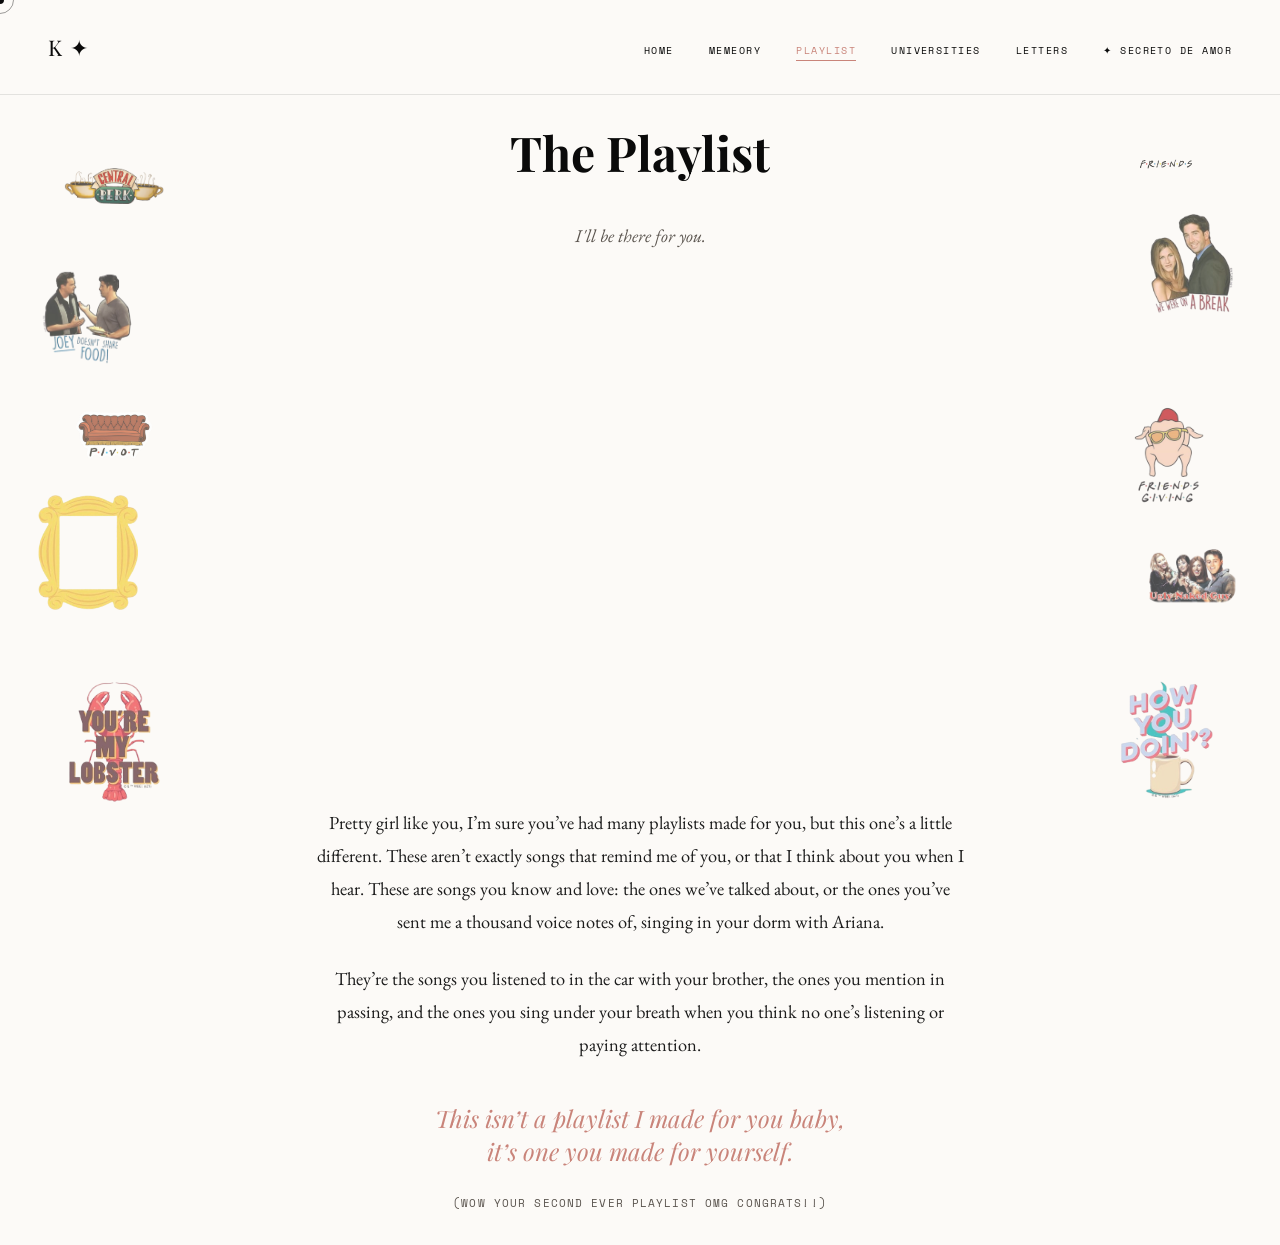
<file: music.html>
<!DOCTYPE html>
<html lang="en">
<head>
    <meta charset="UTF-8">
    <title>Playlist</title>
    <link href="https://fonts.googleapis.com/css2?family=EB+Garamond:ital,wght@0,400;0,500;0,600;1,400;1,500&family=Space+Mono:ital,wght@0,400;0,700;1,400&family=Playfair+Display:ital,wght@0,400;0,700;1,400;1,700&display=swap" rel="stylesheet">
    <link rel="stylesheet" href="style.css">
    <link rel="icon" type="image/png" href="letterk.png">
    <style>
        .side-sticker {
            position: fixed;
            width: 100px; /* Adjust size as needed */
            z-index: -1;
            opacity: 0.7;
        }
    </style>
</head>
<body>
    <div id="cursor"></div>
    <div id="cursor-ring"></div>

<img src="central.png" class="side-sticker" style="top: 15%; left: 5%;">
    <img src="share.png"   class="side-sticker" style="top: 30%; left: 3%;">
    <img src="couch.png"   class="side-sticker" style="top: 45%; left: 5%;">
    <img src="frame.png"   class="side-sticker" style="top: 55%; left: 3%;">
    <img src="lobster.png" class="side-sticker" style="top: 75%; left: 5%;">
    
    <img src="friends.png" class="side-sticker" style="top: 15%; right: 5%;">
    <img src="break.png"   class="side-sticker" style="top: 22%; right: 3%;">
    <img src="turkey.png"  class="side-sticker" style="top: 45%; right: 5%;">
    <img src="ugly.png"    class="side-sticker" style="top: 60%; right: 3%;">
    <img src="doin.png"    class="side-sticker" style="top: 75%; right: 5%;">

<nav id="nav">
    <a href="index.html" class="nav-logo">K ✦</a>
    <ul class="nav-links">
      <li><a href="index.html">Home</a></li>
      <li><a href="gallery.html">Memeory</a></li>
      <li><a href="music.html" class="active">Playlist</a></li>
      <li><a href="map.html">Universities</a></li>
      <li><a href="messages.html">Letters</a></li>
      <li><a href="secret.html">✦ Secreto de amor</a></li>
      </ul>
  </nav>

<div class="page active fade-in" id="page-playlist" style="text-align: center; padding: 5rem 2rem 2rem;">
          <h2 style="font-family: 'Playfair Display', serif; font-size: 3rem;">The Playlist</h2>
        <p style="color: var(--muted); font-style: italic; margin-bottom: 2rem;">I'll be there for you.</p>
        
        <div style="max-width: 800px; margin: 0 auto;">
            <iframe data-testid="embed-iframe" style="border-radius:12px" src="https://open.spotify.com/embed/playlist/7oF4kSyKhXMb7Ba9fGYlCZ?utm_source=generator" width="100%" height="450" frameBorder="0" allowfullscreen="" allow="autoplay; clipboard-write; encrypted-media; fullscreen; picture-in-picture" loading="lazy"></iframe>
        </div>
        
        <div style="margin-top: 4.5rem; max-width: 650px; margin-left: auto; margin-right: auto; line-height: 1.8; color: var(--charcoal); font-size: 1.15rem;">
            <p style="margin-bottom: 1.5rem;">Pretty girl like you, I’m sure you’ve had many playlists made for you, but this one’s a little different. These aren’t exactly songs that remind me of you, or that I think about you when I hear. These are songs you know and love: the ones we’ve talked about, or the ones you’ve sent me a thousand voice notes of, singing in your dorm with Ariana.</p>
            
            <p style="margin-bottom: 1.5rem;">They’re the songs you listened to in the car with your brother, the ones you mention in passing, and the ones you sing under your breath when you think no one’s listening or paying attention.</p>
            
            <p style="font-family: 'Playfair Display', serif; font-style: italic; font-size: 1.5rem; color: var(--rose); margin-top: 2.5rem; line-height: 1.4;">This isn’t a playlist I made for you baby,<br>it’s one you made for yourself.</p>
            
            <span style="font-family: 'Space Mono', monospace; font-size: 0.7rem; text-transform: uppercase; letter-spacing: 0.1em; color: var(--muted); display: block; margin-top: 1.5rem;">(wow your second ever playlist omg congrats!!)</span>
        </div>
    </div>
    
    <script src="script.js"></script>
</body>
</html>
</file>
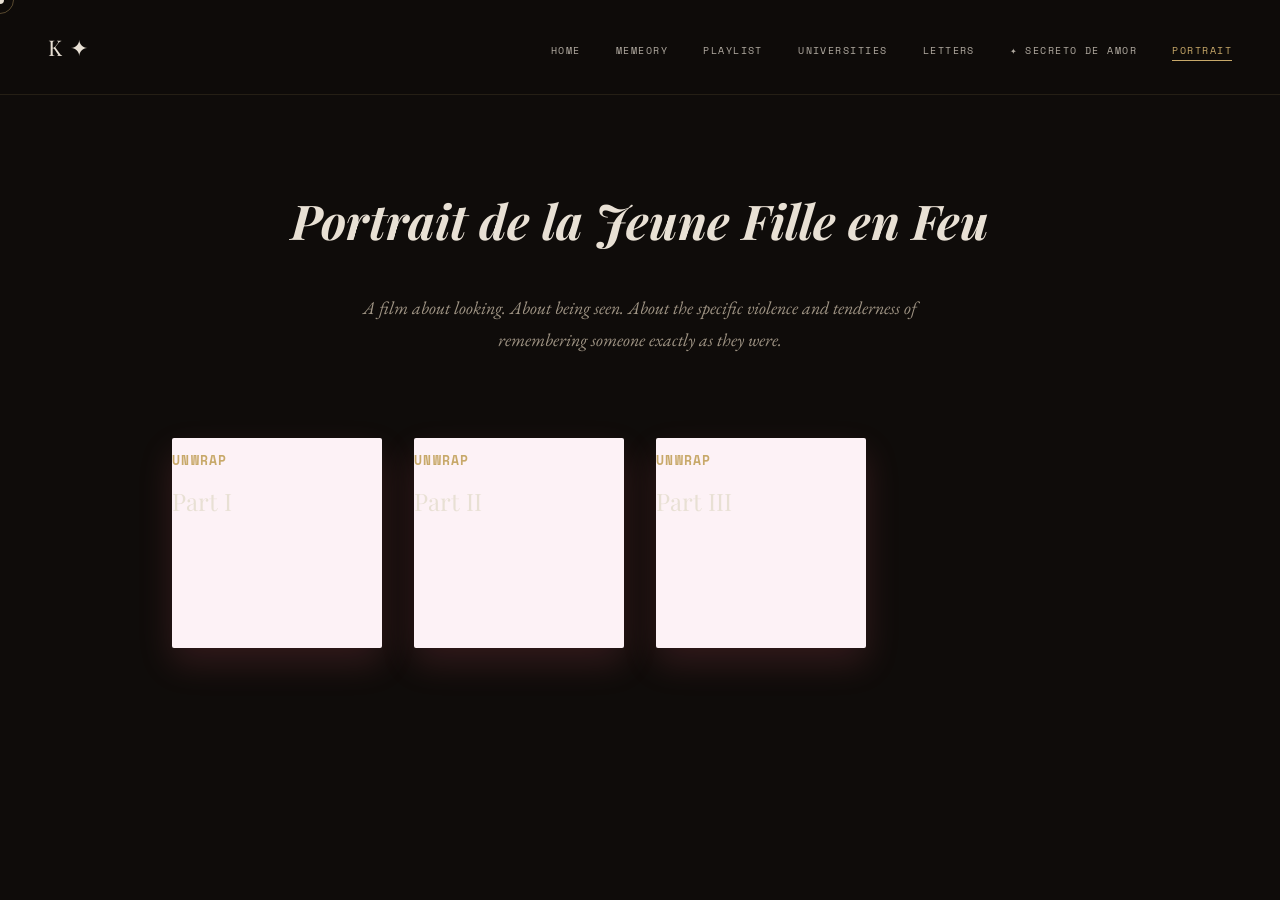
<file: portrait.html>
<!DOCTYPE html>
<html lang="en">
<head>
    <meta charset="UTF-8">
    <title>Portrait</title>
    <link href="https://fonts.googleapis.com/css2?family=EB+Garamond:ital,wght@0,400;0,500;0,600;1,400;1,500&family=Space+Mono:ital,wght@0,400;0,700;1,400&family=Playfair+Display:ital,wght@0,400;0,700;1,400;1,700&display=swap" rel="stylesheet">
    <link rel="stylesheet" href="style.css">
<link rel="icon" type="image/png" href="letterk.png">
</head>
<body class="dark-cursor dark-page">
    <div id="cursor"></div>
    <div id="cursor-ring"></div>

    <nav id="nav" class="dark-nav">
      <a href="index.html" class="nav-logo">K ✦</a>
      <ul class="nav-links">
        <li><a href="index.html">Home</a></li>
        <li><a href="gallery.html">Memeory</a></li>
        <li><a href="music.html">Playlist</a></li>
        <li><a href="map.html">Universities</a></li>
        <li><a href="messages.html">Letters</a></li>
        <li><a href="secret.html">✦ Secreto de amor</a></li>
        <li><a href="portrait.html" class="active">Portrait</a></li>
      </ul>
    </nav>

    <div class="page active" id="page-film">
      <div style="padding: 5rem 3rem 2rem; text-align: center;" class="fade-in">
        <h2 style="font-family: 'Playfair Display', serif; font-style: italic; font-size: 3rem; color: var(--dp-text);">Portrait de la Jeune Fille en Feu</h2>
        <p style="color: var(--dp-muted); font-style: italic; margin-top: 1rem; max-width: 600px; margin-left: auto; margin-right: auto; line-height: 1.8;">A film about looking. About being seen. About the specific violence and tenderness of remembering someone exactly as they were.</p>
      </div>
      
      <div class="envelope-grid fade-in" style="margin-top: 2rem;">
          <div class="envelope" onclick="this.classList.add('open'); setTimeout(() => openLetter('Act I', '<iframe width=\'100%\' height=\'400\' src=\'https://www.youtube.com/embed/placeholder1\' frameborder=\'0\' allowfullscreen></iframe>', true), 400)">
              <h3 style="font-family: 'Space Mono'; font-size: 0.8rem; letter-spacing: 0.1em; color: var(--dp-gold);">UNWRAP</h3>
              <p style="font-family: 'Playfair Display', serif; font-size: 1.5rem; margin-top: 15px; color: var(--dp-text);">Part I</p>
          </div>
          <div class="envelope" onclick="this.classList.add('open'); setTimeout(() => openLetter('Act II', '<iframe width=\'100%\' height=\'400\' src=\'https://www.youtube.com/embed/placeholder2\' frameborder=\'0\' allowfullscreen></iframe>', true), 400)">
              <h3 style="font-family: 'Space Mono'; font-size: 0.8rem; letter-spacing: 0.1em; color: var(--dp-gold);">UNWRAP</h3>
              <p style="font-family: 'Playfair Display', serif; font-size: 1.5rem; margin-top: 15px; color: var(--dp-text);">Part II</p>
          </div>
          <div class="envelope" onclick="this.classList.add('open'); setTimeout(() => openLetter('Act III', '<iframe width=\'100%\' height=\'400\' src=\'https://www.youtube.com/embed/placeholder3\' frameborder=\'0\' allowfullscreen></iframe>', true), 400)">
              <h3 style="font-family: 'Space Mono'; font-size: 0.8rem; letter-spacing: 0.1em; color: var(--dp-gold);">UNWRAP</h3>
              <p style="font-family: 'Playfair Display', serif; font-size: 1.5rem; margin-top: 15px; color: var(--dp-text);">Part III</p>
          </div>
      </div>
    </div>

    <div id="letter-modal" class="letter-modal">
        <div class="letter-content">
            <span class="close-letter" onclick="closeLetter()">×</span>
            <h2 id="modal-title" style="font-family: 'Playfair Display', serif; color: var(--dp-gold); margin-bottom: 1.5rem;"></h2>
            <div id="modal-body" style="width: 100%;"></div>
        </div>
    </div>

    <script src="script.js"></script>
</body>
</html>
</file>
<file: style.css>
/* =========================
   RESET
========================= */
*, *::before, *::after { 
  box-sizing: border-box; 
}

/* =========================
   ROOT VARIABLES
========================= */
:root {
  --ink: #0a0a0a;
  --cream: #fcfaf7; 
  --rose: #c9847a;
  --blush: #e8b4ad;
  --charcoal: #1c1c1c;
  --muted: #5a544e;
  --gold: #c8a96a;
  --film: #0d0b09;
  
  /* Deep shared theme for secret + portrait */
  --dp-bg: #0f0c0a;
  --dp-surface: #181310;
  --dp-border: rgba(200, 169, 106, .18);
  --dp-text: #e8e0d4;
  --dp-muted: #a09585;
  --dp-gold: #c8a96a;
  --dp-rose: #c07060;
}

/* =========================
   BASE
========================= */
html { scroll-behavior: smooth; }

body { 
  margin: 0; 
  padding: 0;
  background: var(--cream); 
  color: var(--ink); 
  font-family: 'EB Garamond', serif; 
  overflow-x: hidden; 
  cursor: none; 
  font-size: 18px; 
}

/* =========================
   CUSTOM CURSOR
========================= */
#cursor { position: fixed; width: 8px; height: 8px; background: var(--ink); border-radius: 50%; pointer-events: none; z-index: 9999; transform: translate(-50%, -50%); transition: transform .1s; }
#cursor-ring { position: fixed; width: 28px; height: 28px; border: 1px solid var(--ink); border-radius: 50%; pointer-events: none; z-index: 9998; transform: translate(-50%, -50%); opacity: .4; }
.dark-cursor #cursor { background: var(--dp-text); }
.dark-cursor #cursor-ring { border-color: var(--dp-gold); }

/* =========================
   PG MODE TOGGLE
========================= */
#pg-toggle { position: fixed; bottom: 1.5rem; right: 1.5rem; z-index: 5000; display: flex; align-items: center; gap: .6rem; background: var(--cream); border: 1px solid rgba(10,10,10,.2); padding: .55rem 1rem; cursor: pointer; font-family: 'Space Mono', monospace; font-size: .6rem; letter-spacing: .1em; text-transform: uppercase; transition: background .2s, border-color .2s; user-select: none; }
#pg-toggle:hover { border-color: var(--rose); }
.pg-indicator { width: 28px; height: 14px; border-radius: 7px; background: #d4caba; position: relative; transition: background .25s; flex-shrink: 0; }
.pg-indicator::after { content: ''; position: absolute; top: 2px; left: 2px; width: 10px; height: 10px; border-radius: 50%; background: white; transition: transform .25s; }
body.pg-mode #pg-toggle { background: #f0ebe0; }
body.pg-mode .pg-indicator { background: var(--rose); }
body.pg-mode .pg-indicator::after { transform: translateX(14px); }
.dark-page #pg-toggle { background: var(--dp-surface); border-color: var(--dp-border); color: var(--dp-text); }
.dark-page #pg-toggle:hover { border-color: var(--dp-gold); }
.dark-page body.pg-mode .pg-indicator { background: var(--dp-gold); }

/* PG mode — censor words */
.pg-word { transition: all 0.2s; }
body.pg-mode .pg-word { color: inherit; background: transparent; filter: none; user-select: none; }

/* =========================
   NAV
========================= */
nav { position: fixed; top: 0; left: 0; right: 0; z-index: 1000; display: flex; align-items: center; justify-content: space-between; padding: 1.1rem 3rem; background: rgba(252, 250, 247, .96); border-bottom: 1px solid rgba(10, 10, 10, .1); backdrop-filter: blur(10px); }
nav.dark-nav { background: rgba(15, 12, 10, .97); border-bottom-color: rgba(200, 169, 106, .12); }
nav.dark-nav .nav-logo { color: var(--dp-text); }
nav.dark-nav .nav-links a { color: rgba(232, 224, 212, .75); }
nav.dark-nav .nav-links a:hover, nav.dark-nav .nav-links a.active { color: var(--dp-gold); border-bottom-color: var(--dp-gold); }
.nav-logo { font-family: 'Playfair Display', serif; font-size: 1.35rem; letter-spacing: .06em; cursor: pointer; color: var(--ink); text-decoration: none; }
.nav-links { display: flex; gap: 2.2rem; list-style: none; }
.nav-links a { text-decoration: none; color: var(--ink); font-family: 'Space Mono', monospace; font-size: .65rem; letter-spacing: .14em; text-transform: uppercase; padding-bottom: 2px; border-bottom: 1px solid transparent; transition: border-color .2s, color .2s; }
.nav-links a:hover, .nav-links a.active { border-bottom-color: var(--rose); color: var(--rose); }
body.pg-mode [href="secret.html"] { opacity: .35; pointer-events: none; filter: grayscale(1); }

/* =========================
   TERMS MODAL
========================= */
#terms-overlay { position: fixed; inset: 0; background: rgba(10, 10, 10, .93); z-index: 8000; display: flex; align-items: center; justify-content: center; padding: 2rem; transition: opacity .5s; }
#terms-box { background: var(--cream); max-width: 600px; width: 100%; padding: 3rem; border: 1px solid var(--ink); font-family: 'EB Garamond', serif; max-height: 82vh; overflow-y: auto; text-align: left; }
#terms-box h2 { font-family: 'Playfair Display', serif; font-size: 1.6rem; margin-bottom: .4rem; letter-spacing: .02em; }
#terms-box .subtitle { font-style: italic; color: var(--muted); margin-bottom: 2rem; font-size: 1rem; }
#terms-box p, #terms-box li { font-size: 1.05rem; line-height: 1.8; color: var(--charcoal); margin-bottom: .5rem; }
#terms-box ol { padding-left: 1.5rem; margin-bottom: 1.5rem; }
#terms-accept { display: block; width: 100%; padding: .85rem; background: var(--ink); color: var(--cream); border: none; font-family: 'Space Mono', monospace; font-size: .78rem; letter-spacing: .12em; cursor: pointer; margin-top: 1.5rem; transition: background .2s; }
#terms-accept:hover { background: var(--rose); }

/* =========================
   SHARED LAYOUTS & UTILS
========================= */
.page { min-height: 100vh; padding-top: 68px; }
.dark-page { background: var(--dp-bg); color: var(--dp-text); }
.fade-in { opacity: 0; transform: translateY(20px); transition: opacity .7s ease, transform .7s ease; }
.fade-in.visible { opacity: 1; transform: translateY(0); }
.section-rule { height: 1px; background: rgba(10, 10, 10, .1); margin: 0 3rem; }

/* =========================
   HOME PAGE ACTS
========================= */
#hero { position: relative; height: 100vh; overflow: hidden; display: flex; align-items: center; justify-content: center; background: linear-gradient(135deg, #1a100c 0%, #231610 50%, #160e0b 100%); }
.k-overlay { position: absolute; inset: 0; display: flex; flex-wrap: wrap; align-items: center; justify-content: center; overflow: hidden; pointer-events: none; }
.k-letter { font-family: 'Playfair Display', serif; color: rgba(200, 169, 106, 0.6); line-height: 1; animation: kdrift 9s ease-in-out infinite; user-select: none; }
@keyframes kdrift { 0%, 100% { transform: translateY(0) rotate(0deg); } 50% { transform: translateY(-18px) rotate(2.5deg); } }
.hero-content { position: relative; z-index: 10; text-align: center; color: var(--cream); }
.hero-content h1 { font-family: 'Playfair Display', serif; font-size: clamp(3.5rem, 10vw, 9rem); font-weight: 400; line-height: .92; margin-bottom: 1.5rem; }
.hero-content .tagline { font-family: 'EB Garamond', serif; font-style: italic; font-size: clamp(1.1rem, 2.2vw, 1.45rem); opacity: .75; letter-spacing: .04em; }
.scroll-hint { position: absolute; bottom: 2rem; left: 50%; transform: translateX(-50%); color: rgba(245, 240, 232, .45); font-family: 'Space Mono', monospace; font-size: .6rem; letter-spacing: .18em; text-transform: uppercase; animation: bounce 2.2s infinite; }
@keyframes bounce { 0%, 100% { transform: translateX(-50%) translateY(0); } 50% { transform: translateX(-50%) translateY(7px); } }

.act-marker { text-align: center; padding: 5rem 3rem 2rem; }
.act-number { font-family: 'Space Mono', monospace; font-size: .6rem; letter-spacing: .22em; text-transform: uppercase; color: var(--rose); margin-bottom: .6rem; }
.act-title { font-family: 'Playfair Display', serif; font-style: italic; font-size: clamp(2rem, 5vw, 3.2rem); font-weight: 400; color: var(--ink); line-height: 1.1; }
.act-rule { width: 60px; height: 1px; background: var(--rose); margin: 1.5rem auto 0; }
.act-body { max-width: 820px; margin: 0 auto; padding: 2rem 3rem 4rem; text-align: center; }
.act-body p { font-size: 1.2rem; line-height: 1.95; color: var(--muted); margin-bottom: 1.2rem; }
.act-body .pull { font-size: 1.55rem; line-height: 1.65; color: var(--ink); font-style: italic; margin: 2.5rem 0; padding: 2rem; border-top: 1px solid rgba(10, 10, 10, .1); border-bottom: 1px solid rgba(10, 10, 10, .1); }
.act-grid { display: grid; grid-template-columns: 1fr 1fr; gap: 5rem; align-items: start; max-width: 1060px; margin: 0 auto; padding: 2rem 3rem 5rem; }
.act-image { aspect-ratio: 3/4; background: #d4c8bc; display: flex; align-items: center; justify-content: center; overflow: hidden; }
.act-image span { font-family: 'Space Mono', monospace; font-size: .6rem; letter-spacing: .1em; color: var(--muted); text-align: center; padding: 1.5rem; }
.act-text-col p { font-size: 1.15rem; line-height: 1.9; color: var(--muted); margin-bottom: 1rem; }
.act-quote { font-style: italic; font-size: 1.35rem; line-height: 1.6; color: var(--rose); border-left: 2px solid var(--rose); padding-left: 1.4rem; margin: 1.8rem 0; }

/* =========================
   SECRET GATE
========================= */
.secret-gate {
  display: flex;
  flex-direction: column;
  align-items: center;
  justify-content: center;
  min-height: calc(100vh - 68px);
  text-align: center;
}

#secret-input {
  padding: .85rem 1.4rem;
  /* Deep Red Border */
  border: 1px solid #CF2525; 
  background: rgba(255, 255, 255, .04);
  color: var(--dp-text);
  font-family: 'Space Mono', monospace;
}

#secret-btn {
  padding: .85rem 1.3rem;
  /* Deep Red Background */
  border: 1px solid #CF2525;
  background: #CF2525; 
  color: #ffffff; /* White text for high contrast against the red */
  cursor: pointer;
  transition: background 0.3s ease;
}

#secret-btn:hover {
  background: #a61d1d; /* A slightly darker red for the hover effect */
  border-color: #a61d1d;
}
/* =========================
   APPLE INVISIBLE INK: CANVAS MASK 
========================= */
.sparkle-container {
  position: relative;
  z-index: 10;
  margin-bottom: 3.5rem;
  margin-top: 2rem;
  text-align: center;
}
.spicy-heading {
  display: inline-block;
  font-family: 'Playfair Display', serif;
  font-style: italic;
  font-size: 1.25rem;
  letter-spacing: 1px;
  line-height: 2;
}
.scratch-reveal-box {
  position: relative;
  display: inline-block; 
  padding: 10px 15px; 
  margin: -10px -15px;
}
.frost-canvas, .particle-canvas {
  position: absolute;
  top: 0;
  left: 0;
  pointer-events: auto;
  touch-action: none;
  border-radius: 8px; 
}

/* =========================
   THE SPICY TEXT BOX 
========================= */
.spicy-text-box {
  text-align: center;
  position: relative;
  background: rgba(101, 3, 3, 0.55);
  border: 1px solid rgba(255, 0, 0, 0.18);
  border-radius: 16px;
  padding: 3rem;
  backdrop-filter: blur(16px);
  -webkit-backdrop-filter: blur(16px);
  box-shadow: 0 20px 45px rgba(240, 212, 212, 0.1);
  overflow: hidden;
}
.spicy-text-box p {
  position: relative;
  z-index: 2;
  font-size: 1.15rem;
  line-height: 2;
  text-align: center;
  max-width: 85ch; /* WIDER TEXT BOX FIX */
  margin: 0 auto 1.5rem auto; 
  color: rgba(255, 245, 247, 0.92);
  text-shadow: 0 1px 10px rgba(224, 122, 122, 0.15);
}
.spicy-text-box::after {
  content: "";
  position: absolute;
  inset: 0;
  background: linear-gradient(120deg, transparent, rgba(255,255,255,0.25), transparent);
  transform: translateX(-100%);
  transition: transform 1.2s ease;
}
.spicy-text-box:hover::after {
  transform: translateX(100%);
}

/* =========================
   TITLE REVEAL EFFECTS 
========================= */
.apple-ink {
  position: relative;
  display: inline-block;
  color: transparent;
  background-image: linear-gradient(90deg, #ff6b9a, #ffffff, #ffb3c7, #ffffff, #ff6b9a);
  background-size: 300% 100%;
  background-clip: text;
  -webkit-background-clip: text;
  animation: shimmerText 3s linear infinite;
  cursor: pointer;
}
@keyframes shimmerText { 0% { background-position: 0% 50%; } 100% { background-position: 300% 50%; } }
.apple-ink::after { content: "✦ ✧ ✦"; position: absolute; top: -1.2rem; right: -1rem; font-size: 0.6rem; color: rgba(255,105,140,0.7); animation: floatSparkles 2.5s ease-in-out infinite; pointer-events: none; }
@keyframes floatSparkles { 0%, 100% { transform: translateY(0); opacity: 0.5; } 50% { transform: translateY(-4px); opacity: 1; } }

/* =========================
   GIFT BOX
========================= */
.gift-reveal { position: relative; max-width: 1000px; margin: 0 auto; }
.gift-lid {
  position: absolute; inset: 0; z-index: 5; overflow: hidden;
  background: linear-gradient(135deg, #ffe4ec, #ffd1dc, #ffc2d6);
  border: 1px solid rgba(255, 105, 140, 0.25); border-radius: 18px;
  box-shadow: 0 20px 50px rgba(255, 105, 140, 0.15), inset 0 1px 0 rgba(255,255,255,0.6);
  cursor: pointer;
  transition: transform .9s cubic-bezier(.22,1,.36,1), opacity .6s ease;
}
.gift-lid > * { position: relative; z-index: 3; }
.gift-lid:hover { transform: translateY(-6px); box-shadow: 0 30px 70px rgba(255,105,140,0.25), inset 0 1px 0 rgba(255,255,255,0.7); }
.gift-lid.opened { transform: translateY(-250px) rotate(-18deg) scale(.85); opacity: 0; pointer-events: none; }
.gift-lid::before {
  content: ""; position: absolute; top: 0; bottom: 0; left: 50%; transform: translateX(-50%); width: 42px;
  background: linear-gradient(180deg, #ff1a6a, #ff66ad, #cc005f);
  opacity: 0.95; box-shadow: 0 0 14px rgba(255, 0, 0, 0.35); z-index: 2; pointer-events: none;
}
.gift-lid::after {
  content: ""; position: absolute; left: 0; right: 0; top: 50%; transform: translateY(-50%); height: 42px;
  background: linear-gradient(90deg, #ff1a6a, #ff66ad, #cc005f);
  opacity: 0.95; box-shadow: 0 0 14px rgba(255, 0, 0, 0.35); z-index: 2; pointer-events: none;
}
.gift-bow { font-size: 2rem; color: #ff00dd; text-shadow: 0 0 12px rgba(110, 106, 108, 0.4); }
.gift-lid span { position: absolute !important; top: 50% !important; left: 50% !important; transform: translate(-50%, -50%) !important; font-size: 1.3rem !important; font-weight: 600; letter-spacing: 0.14em; text-transform: uppercase; color: #ffffff; text-shadow: 0 2px 12px rgba(0,0,0,0.35); z-index: 10 !important; pointer-events: none; }

/* =========================
   PARTICLES & ANIMATIONS
========================= */
.particle { position: fixed; width: 6px; height: 6px; background: var(--dp-gold); border-radius: 50%; z-index: 9999; pointer-events: none; animation: floatOut .9s ease-out forwards; }
@keyframes floatOut { 0% { transform: translate(0,0) scale(1); opacity: 1; } 100% { transform: translate(var(--dx), var(--dy)) scale(0); opacity: 0; } }
@keyframes shake { 0%,100% { transform: translate(0,0); } 25% { transform: translate(2px,-2px); } 50% { transform: translate(-2px,2px); } 75% { transform: translate(2px,2px); } }
.shake { animation: shake .3s ease; }

/* ══════════════════════════════════
   MESSAGES / FLAT GRAPHIC ENVELOPES
══════════════════════════════════ */
#page-messages { background: #fff5f7; position: relative; overflow: hidden; }
.glass-blob { position: absolute; border-radius: 50%; filter: blur(60px); pointer-events: none; opacity: 0.7; }
.blob-1 { top: 10%; left: 15%; width: 350px; height: 350px; background: rgba(255, 154, 162, 0.4); }
.blob-2 { bottom: 10%; right: 10%; width: 450px; height: 450px; background: rgba(255, 183, 178, 0.45); }

.envelope-grid { display: grid; grid-template-columns: repeat(4, 1fr); gap: 2rem; max-width: 1000px; margin: 0 auto; padding: 0 2rem; }
@media (max-width: 900px) { .envelope-grid { grid-template-columns: repeat(2, 1fr); } }

/* ── BIG FINALE LETTER ── */

.big-envelope-container .env-seal {
  top: 47%;
  left: 48%;
}
.big-envelope-container {
  margin-top: 5rem;
  width: 100%;
  max-width: 1000px; /* Matches the grid's max-width perfectly */
  margin-left: auto;
  margin-right: auto;
  padding: 0 2rem; /* Matches the grid's padding perfectly */
}

.big-envelope-container .envelope-wrapper {
  width: 100%; /* Forces the envelope to stretch exactly across all 4 columns */
}

.big-envelope-container .envelope {
  height: 280px; /* Makes the envelope taller to balance out how wide it is */
}

.big-envelope-container .letter-peek {
  height: 220px; /* Makes the sliding paper inside taller too */
}

@media (max-width: 900px) {
  .big-envelope-container .envelope {
    height: 200px; /* Safely shrinks the height back down for phone screens */
  }
}


.envelope-wrapper { perspective: 1000px; cursor: pointer; }
.envelope { 
    position: relative; width: 100%; height: 210px; 
    background: #fdf2f6; 
    box-shadow: 0 15px 35px rgba(255, 107, 129, 0.15); 
    transition: transform 0.3s ease; 
    border-radius: 2px;
    overflow: hidden;
}
.envelope-wrapper:hover .envelope { transform: translateY(-5px); }

.letter-peek { 
    position: absolute; top: 100%; left: 15px; right: 15px; height: 140px; 
    background: #fff; z-index: 1; 
    transition: top 0.6s cubic-bezier(0.175, 0.885, 0.32, 1.275); 
    border: 1px solid rgba(255,182,193,0.3); border-radius: 2px; 
}
.envelope.open .letter-peek { top: 15px; } 

.env-pocket { 
    position: absolute; inset: 0; z-index: 3; 
    background-color: #fdf2f6; 
    clip-path: polygon(0 0, 50% 50%, 100% 0, 100% 100%, 0 100%);
}

.env-flap { 
    position: absolute; top: 0; left: 0; right: 0; height: 50%; 
    background-color: #fdf2f6; 
    clip-path: polygon(0 0, 100% 0, 50% 100%); 
    transform-origin: top; z-index: 5; 
    transition: transform 0.5s ease; 
    background-image: url("data:image/svg+xml,%3Csvg width='100%25' height='100%25' viewBox='0 0 100 100' preserveAspectRatio='none' xmlns='http://www.w3.org/2000/svg'%3E%3Cpath d='M0,0 L50,100 L100,0' stroke='%23e6c8d3' stroke-width='3' fill='none' /%3E%3C/svg%3E");
    background-size: 100% 100%;
}
.envelope.open .env-flap { transform: rotateX(180deg); }

.env-title {
    position: absolute; width: 100%; top: 75%; left: 50%; transform: translate(-50%, -50%);
    font-family: 'Playfair Display', serif; font-weight: 400; font-style: italic;
    font-size: 1.2rem; color: var(--charcoal); text-align: center; z-index: 4; pointer-events: none;
}
.envelope.open .env-title { opacity: 0; transition: opacity 0.2s; }

.env-seal { 
    position: absolute; top: 50%; left: 50%; transform: translate(-50%, -50%); 
    background: #ff66a3; width: 36px; height: 36px; display: flex; align-items: center; justify-content: center; 
    color: white; font-size: 1rem; z-index: 7; transition: transform 0.4s ease, opacity 0.3s ease; border-radius: 2px;
}
.envelope.open .env-seal { transform: translate(-50%, -50%) scale(0); opacity: 0; }

#letter-modal { position: fixed; inset: 0; background: rgba(10,10,10,0.85); z-index: 9000; display: none; align-items: center; justify-content: center; padding: 2rem; opacity: 0; transition: opacity 0.4s ease; }
#letter-modal.visible { display: flex; opacity: 1; }
.letter-content { background: var(--cream); padding: 4rem 3.5rem; max-width: 650px; width: 100%; max-height: 85vh; overflow-y: auto; text-align: left; position: relative; transform: translateY(40px); transition: transform 0.4s ease; box-shadow: 0 10px 30px rgba(0,0,0,0.2); border: 1px solid rgba(10,10,10,0.05); border-radius: 4px; }
#letter-modal.visible .letter-content { transform: translateY(0); }
.close-letter { position: absolute; top: 1.5rem; right: 2rem; font-size: 2.2rem; cursor: pointer; font-family: 'Space Mono', monospace; color: var(--muted); transition: color 0.2s; line-height: 1; }
.close-letter:hover { color: #ff6b81; }

#modal-title { font-family: 'Poppins', sans-serif; font-size: 2rem; color: #ff66a3; margin-bottom: 1.5rem; font-weight: 600; text-align: center; }
#modal-body { font-size: 1.15rem; line-height: 1.95; color: var(--charcoal); white-space: pre-wrap; font-family: 'EB Garamond', serif; width: 100%; text-align: center; }

/* ══════════════════════════════════
   MEMORY REELS
══════════════════════════════════ */
#page-memory { background: var(--cream); padding-top: 100px; }
.memory-header { padding: 2rem 3rem; text-align: center; }
.memory-header h2 { font-family: 'Bodoni Moda', serif; font-size: 3.5rem; font-weight: 400; letter-spacing: -0.01em; margin-bottom: 0.5rem; }
.memory-header p { font-style: italic; color: var(--muted); font-size: 1.1rem; }

.memory-grid { padding: 2rem 3rem 6rem; display: grid; grid-template-columns: repeat(4, 1fr); gap: 1rem; max-width: 1400px; margin: 0 auto; }
.memory-card { background: var(--film); aspect-ratio: 9/16; position: relative; overflow: hidden; cursor: pointer; transition: transform 0.3s ease; }
.memory-card:hover { transform: scale(1.02); z-index: 10; box-shadow: 0 10px 30px rgba(10,10,10,0.2); }
.memory-card video { width: 100%; height: 100%; object-fit: cover; opacity: 0.85; transition: opacity 0.3s; }
.memory-card:hover video { opacity: 1; }
.memory-caption { position: absolute; bottom: 0; left: 0; right: 0; padding: 1rem; background: linear-gradient(to top, rgba(10,10,10,0.8), transparent); color: var(--cream); font-family: 'Space Mono', monospace; font-size: 0.65rem; letter-spacing: 0.08em; text-transform: uppercase; transform: translateY(100%); transition: transform 0.3s; }
.memory-card:hover .memory-caption { transform: translateY(0); }

/* ===============================
   MODAL & CONTAINER
   =============================== */
#reels-modal { position: fixed; inset: 0; background: rgba(10, 10, 10, 0.7); backdrop-filter: blur(10px); z-index: 9000; display: none; justify-content: center; align-items: center; }
#reels-modal.open { display: flex; }
#reels-container { height: 85vh; width: calc(85vh * (9 / 16)); max-width: 95vw; background: #000; border-radius: 12px; overflow-y: scroll; scroll-snap-type: y mandatory; scroll-behavior: smooth; box-shadow: 0 20px 60px rgba(0,0,0,0.6); position: relative; }
#reels-container::-webkit-scrollbar { display: none; }
.reel-item { width: 100%; height: 100%; min-height: 100%; scroll-snap-align: start; display: flex; justify-content: center; align-items: center; position: relative; }
.reel-item video { width: 100%; height: 100%; object-fit: cover; }

/* ===============================
   NAVIGATION CONTROLS
   =============================== */
/* Grouped side container */
.reels-nav-controls {
  position: fixed; 
  right: 3rem;           /* Matches the distance of the close button */
  top: 50%;              /* Centers vertically */
  transform: translateY(-50%); 
  display: flex;
  flex-direction: column;
  gap: 1.5rem;           /* Spacing between the arrows */
  z-index: 9001;         /* Above the modal background */
}

/* Unified styling for both arrows */
#reels-prev, #reels-next {
  color: var(--cream);
  font-size: 1.5rem;
  cursor: pointer;
  width: 50px;
  height: 50px;
  border: 1px solid rgba(245,240,232,0.2);
  border-radius: 50%;
  display: flex;
  align-items: center;
  justify-content: center;
  backdrop-filter: blur(5px);
  transition: all 0.3s ease;
  user-select: none;
}

/* Distinct hover states for up vs down */
#reels-prev:hover { 
  background: var(--cream); 
  color: var(--ink); 
  transform: translateY(-3px); /* Subtle bounce UP */
}
#reels-next:hover { 
  background: var(--cream); 
  color: var(--ink); 
  transform: translateY(3px); /* Subtle bounce DOWN */
}

/* Close Button */
#reels-close { position: fixed; top: 2rem; right: 3rem; color: var(--cream); font-size: 2rem; cursor: pointer; z-index: 9001; font-family: sans-serif; transition: color 0.2s, transform 0.2s; }
#reels-close:hover { color: var(--rose); transform: scale(1.1); }

/* ══════════════════════════════════
   CUTE MARGIN STICKERS (DUDU BUBU)
══════════════════════════════════ */
.sticker { position: absolute; width: 140px; z-index: 10; pointer-events: none; opacity: 0.95; }
.sticker img { width: 100%; height: auto; filter: drop-shadow(0px 8px 12px rgba(0,0,0,0.15)); }

.sticker.left { left: 4%; }
.sticker.right { right: 4%; }

.s1 { top: 15%; transform: rotate(-8deg); }
.s2 { top: 23%; transform: rotate(12deg); }
.s3 { top: 35%; transform: rotate(-5deg); }
.s4 { top: 44%; transform: rotate(9deg); }
.s5 { top: 55%; transform: rotate(-11deg); }
.s6 { top: 62%; transform: rotate(6deg); }
.s7 { top: 73%; transform: rotate(-7deg); }
.s8 { top: 81%; transform: rotate(10deg); }
.s9 { top: 90%; transform: rotate(-4deg); }
.s10 { top: 95%; transform: rotate(8deg); }
.s11 { top: 98%; left: 10%; transform: rotate(-9deg); }

@media(max-width: 900px) { .sticker { display: none; } }
</file>
